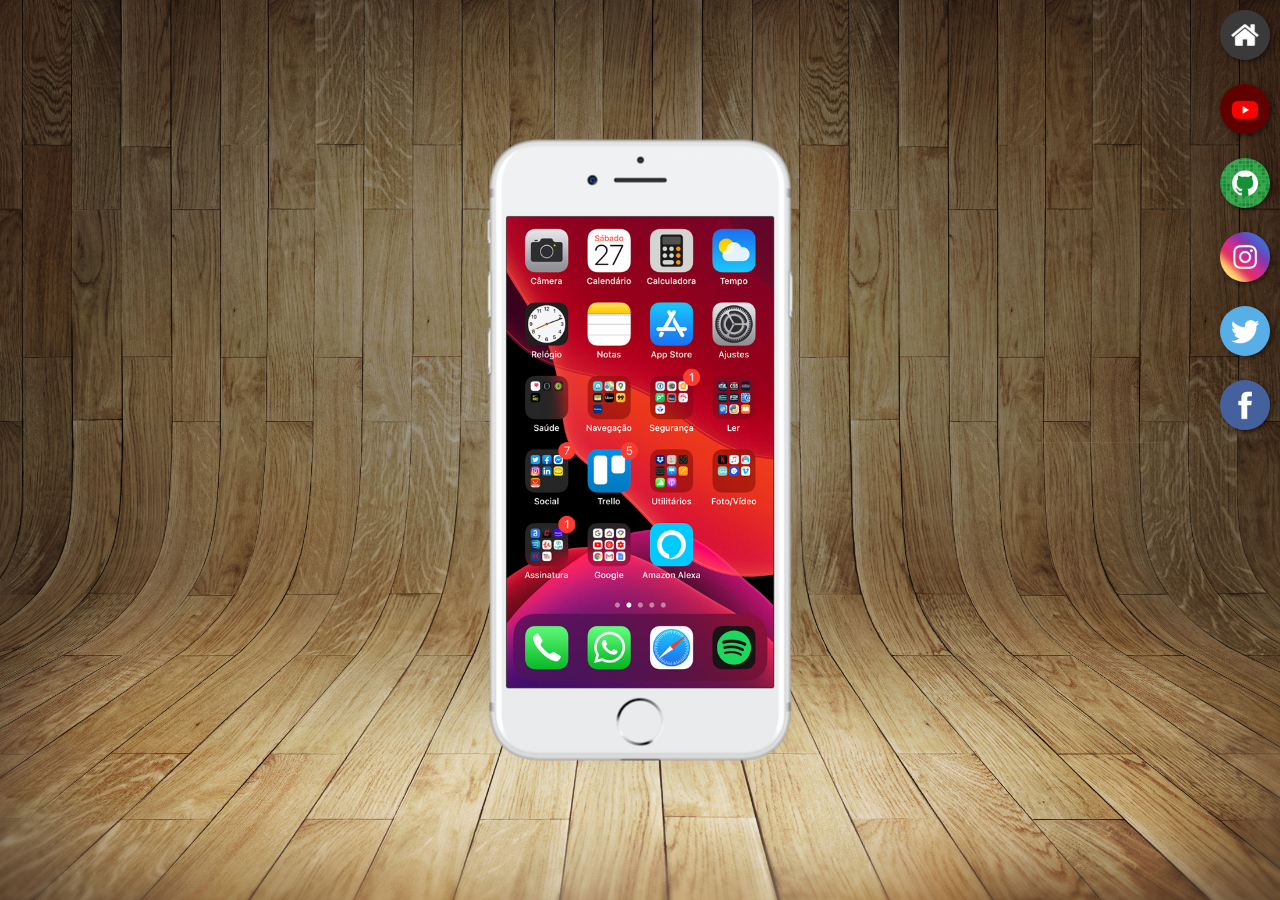
<file: index.html>
<!DOCTYPE html>
<html lang="pt-br">
<head>
    <meta charset="UTF-8">
    <meta name="viewport" content="width=device-width, initial-scale=1.0">
    <title>Projeto redes</title>
    <link rel="shortcut icon" href="midias/img/favicon.ico" type="image/x-icon">
    <link rel="stylesheet" href="css/estilo.css">
</head>
<body>
    <main>
        <section id="telefone">
            
            <iframe src="home.html" name="tela" id="tela" frameborder="0">
                Seu navegador não é compatível.
            </iframe>

        </section>

        <section id="redes-sociais">
            <a href="home.html" target="tela"><img src="midias/img/logo-home.jpg" alt="home"></a><br>
            <a href="youtube.html" target="tela"><img src="midias/img/logo-youtube.jpg" alt="youtube"></a><br>
            <a href="github.html" target="tela"><img src="midias/img/logo-github.jpg" alt="github"></a><br>
            <a href="instagram.html" target="tela"><img src="midias/img/logo-instagram.jpg" alt="instagram"></a><br>
            <a href="twitter.html" target="tela"><img src="midias/img/logo-twitter.jpg" alt="twitter"></a><br>
            <a href="facebook.html" target="tela"><img src="midias/img/logo-facebook.jpg" alt="facebook"></a><br>
            
        </section>

    </main>
    
</body>
</html>
</html>
</file>
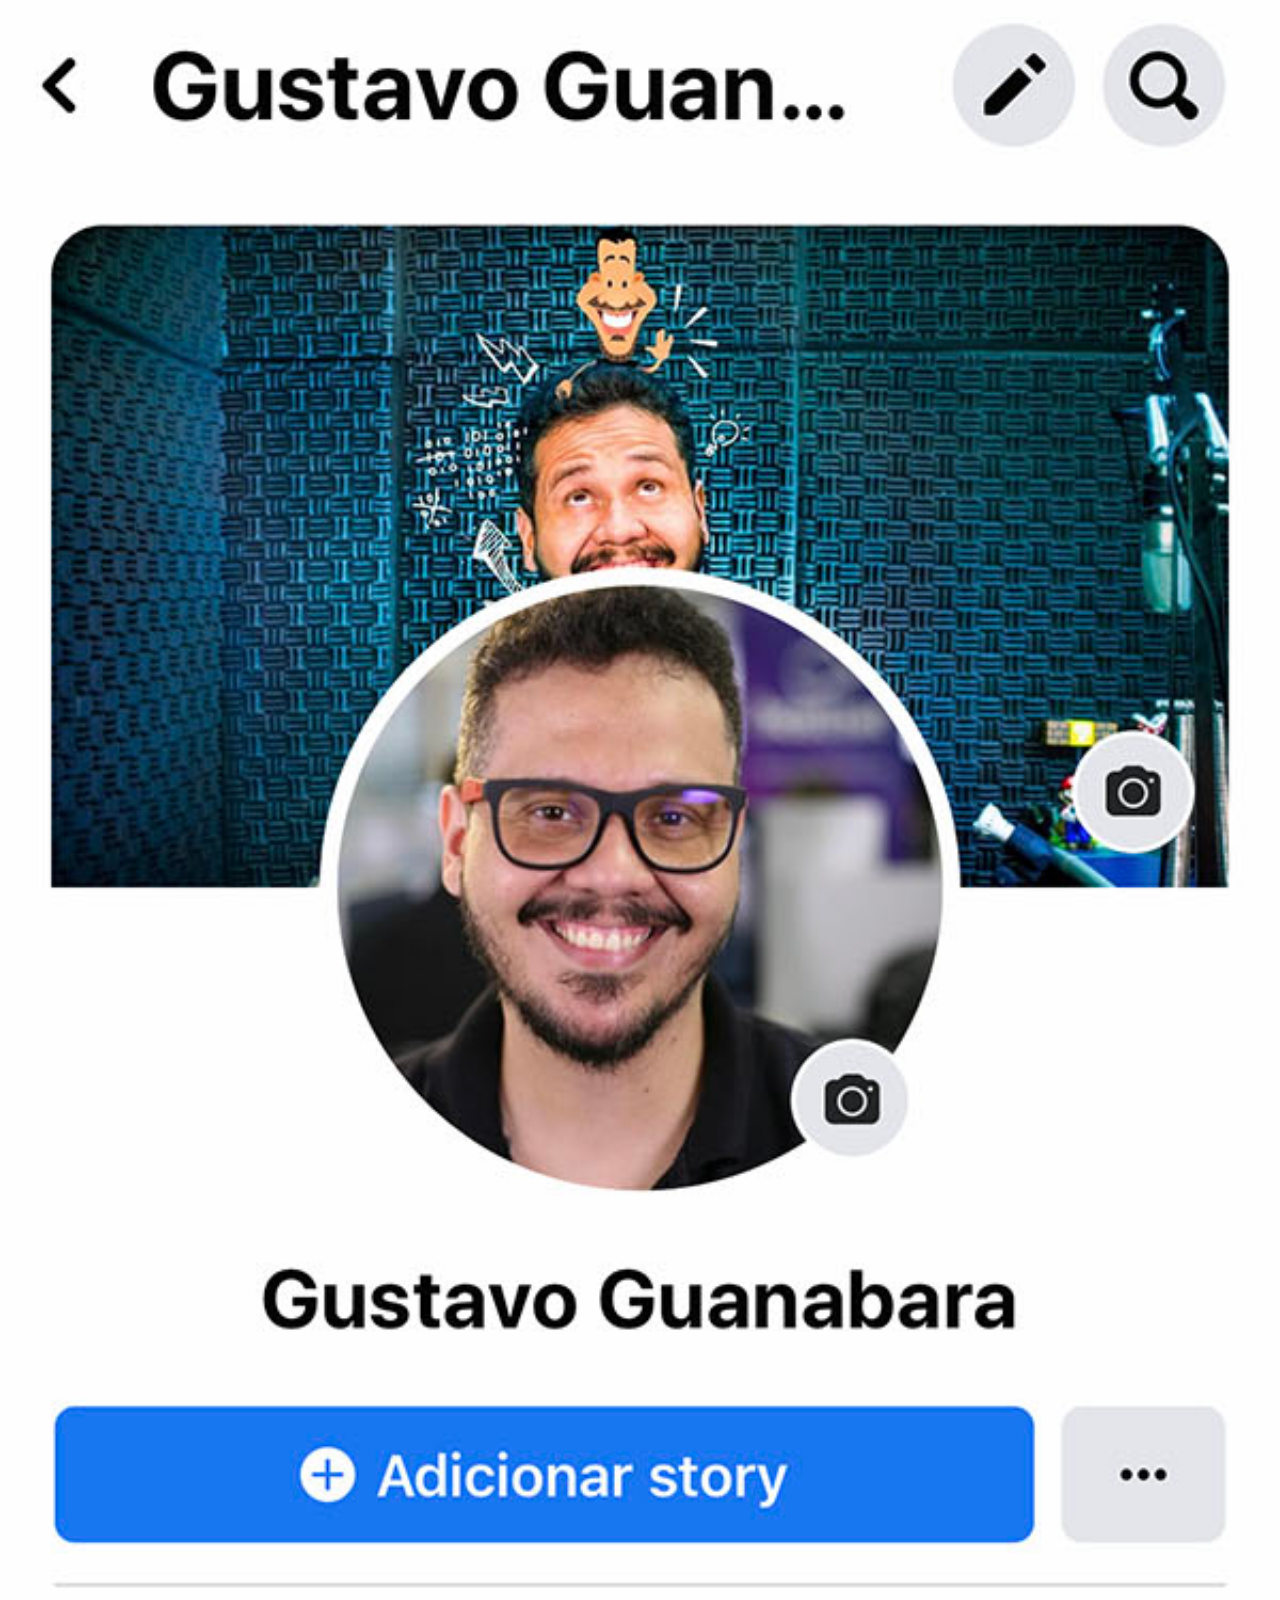
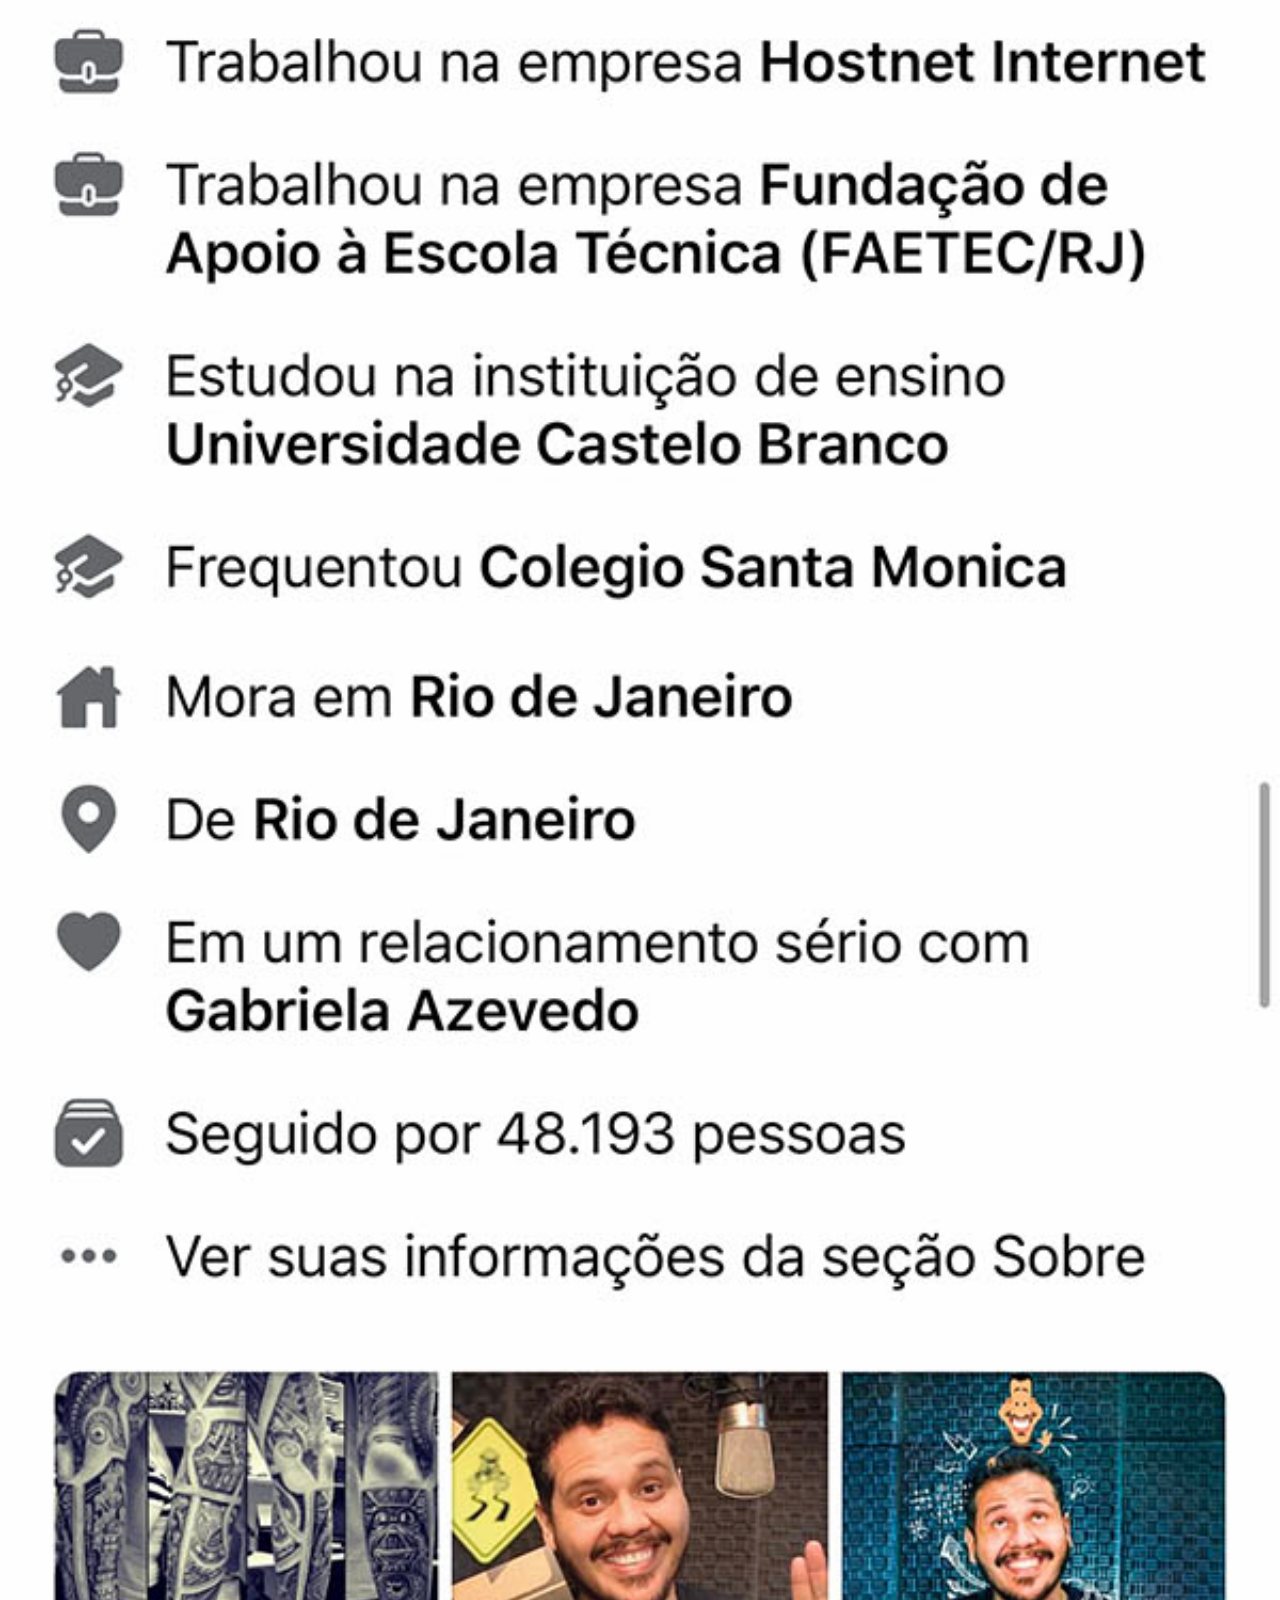
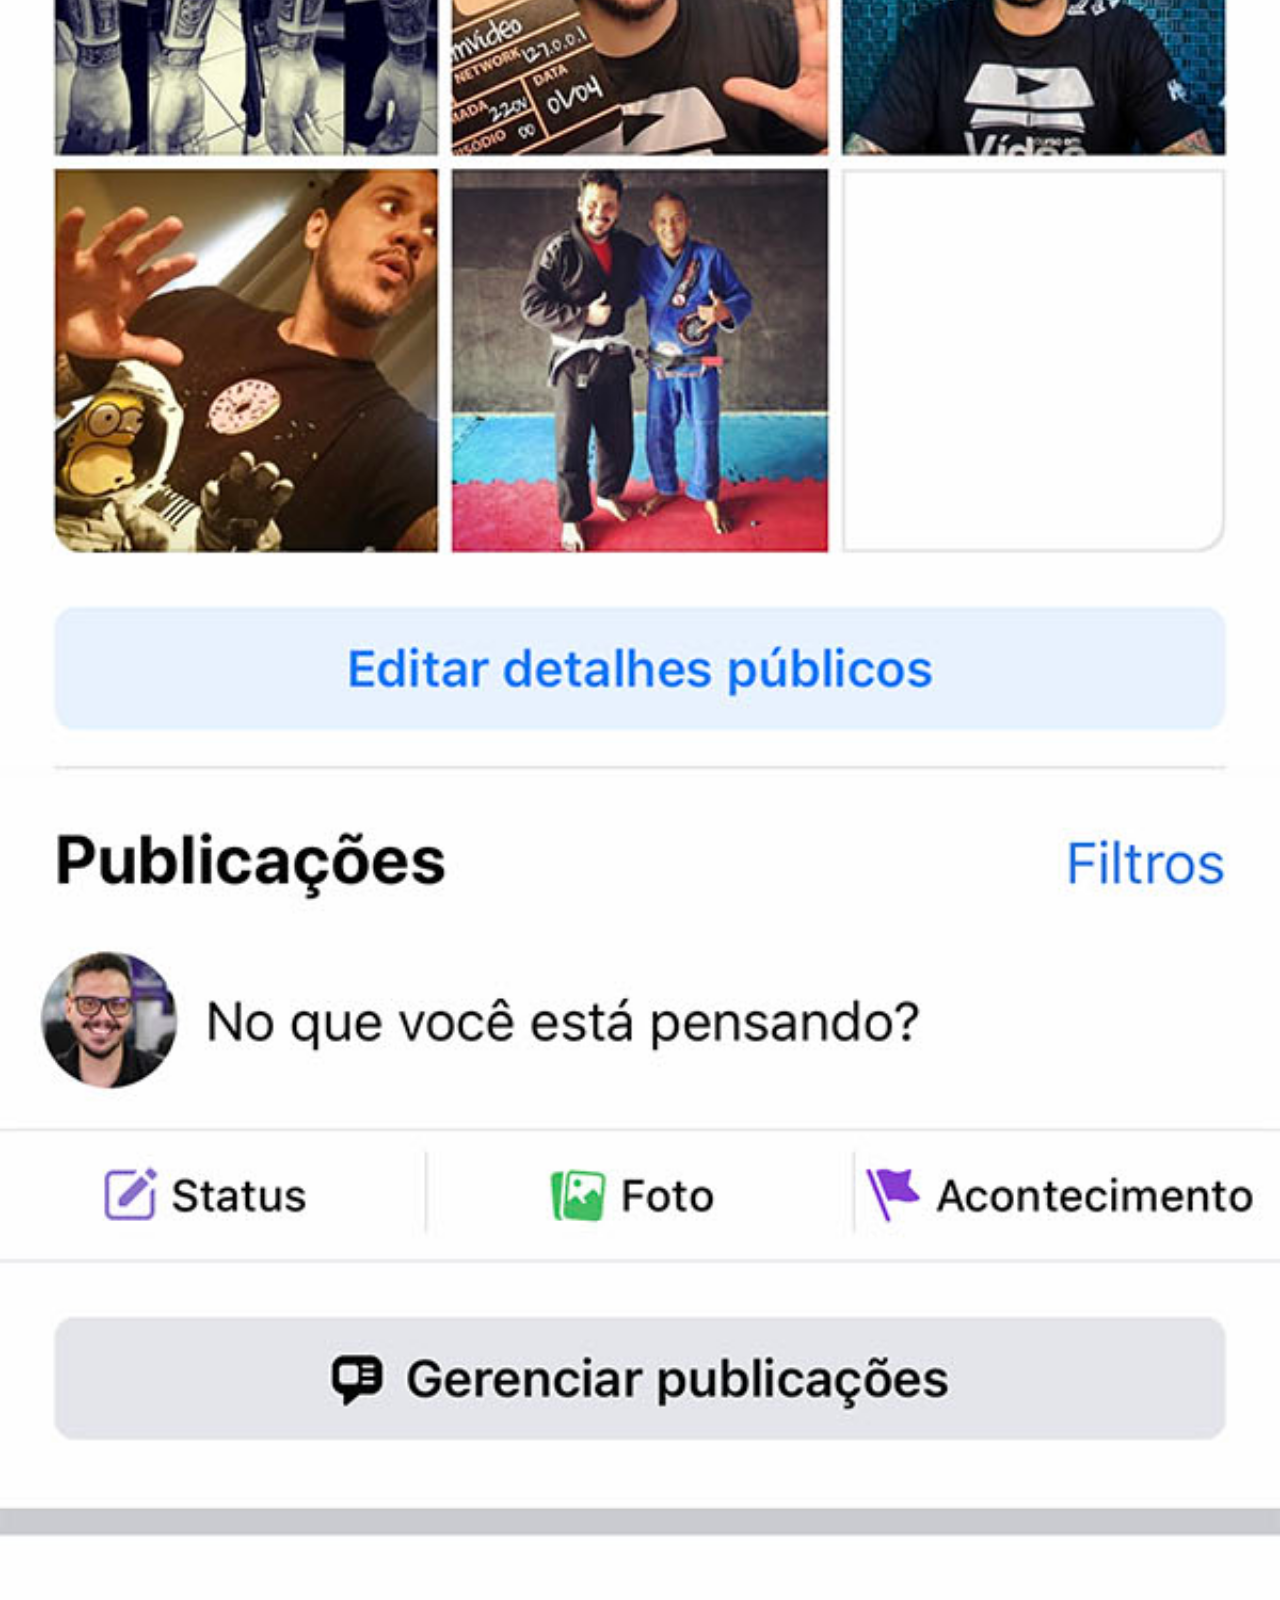
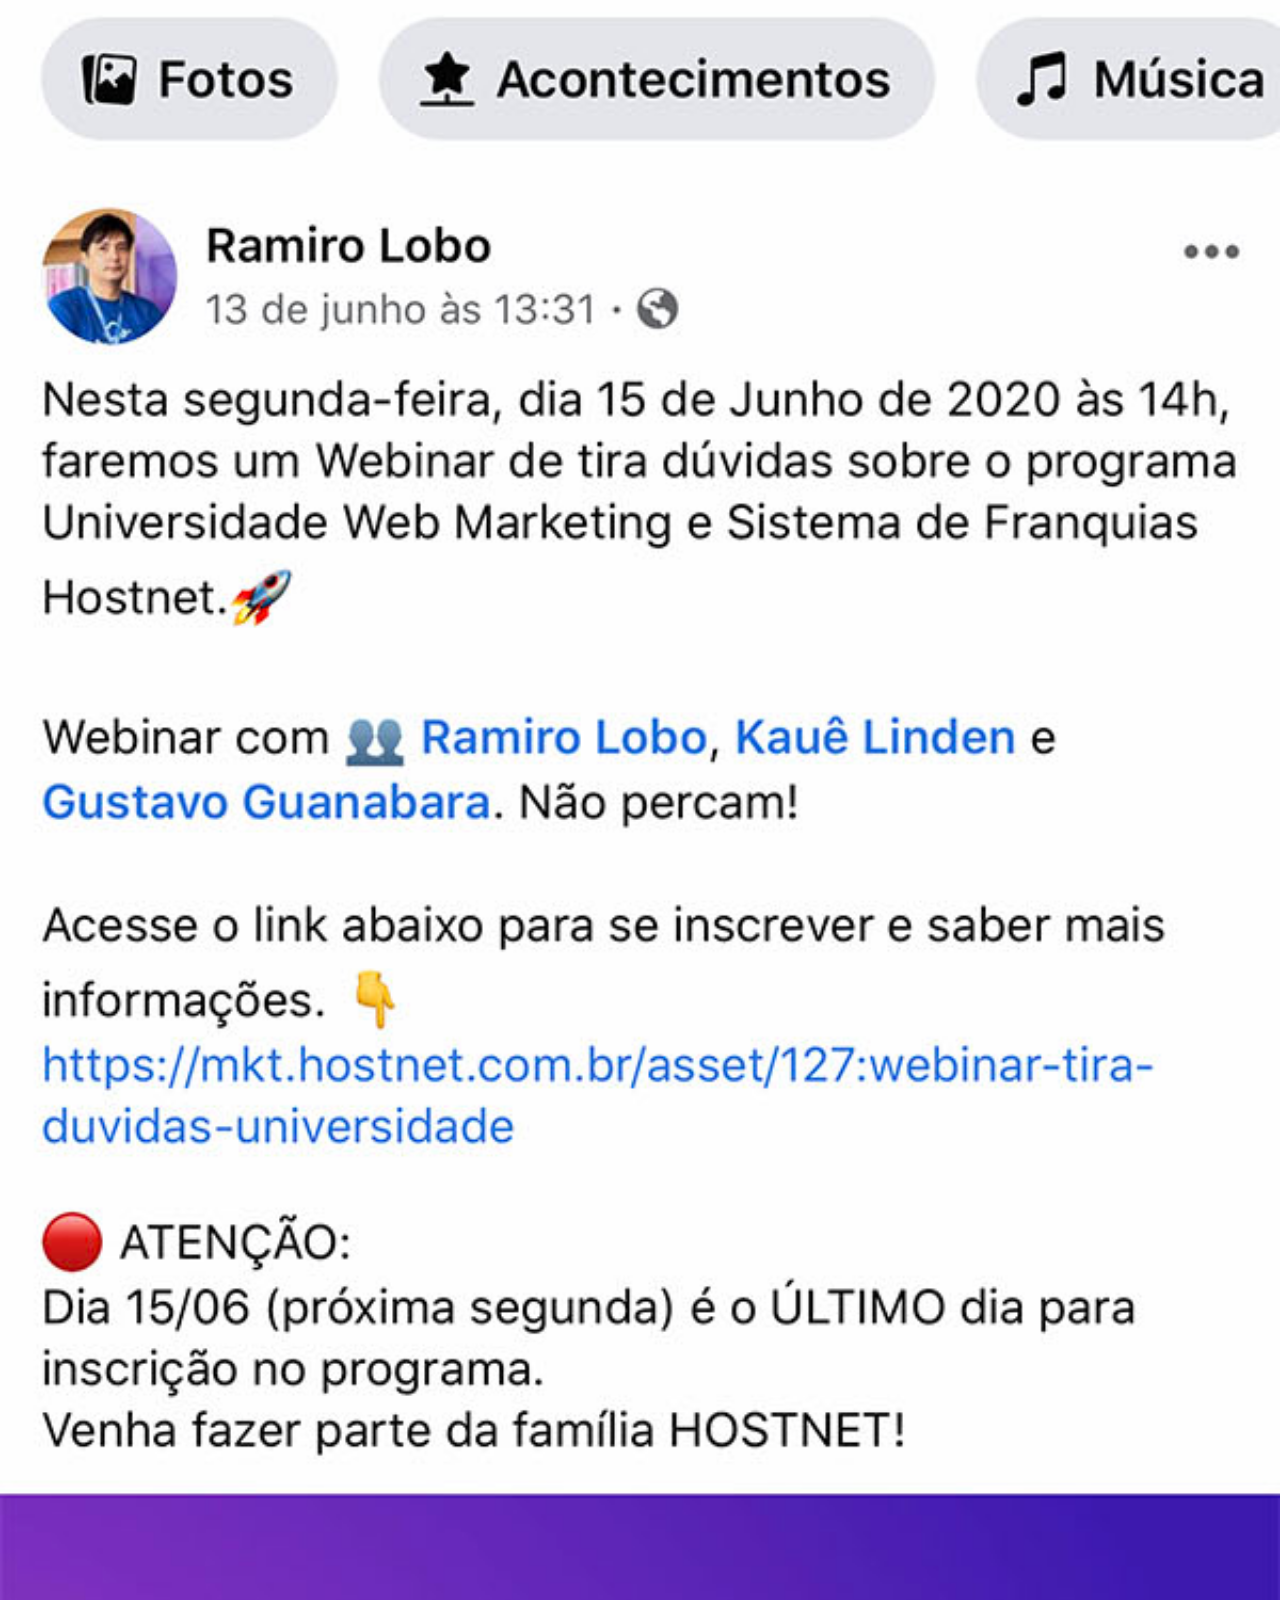
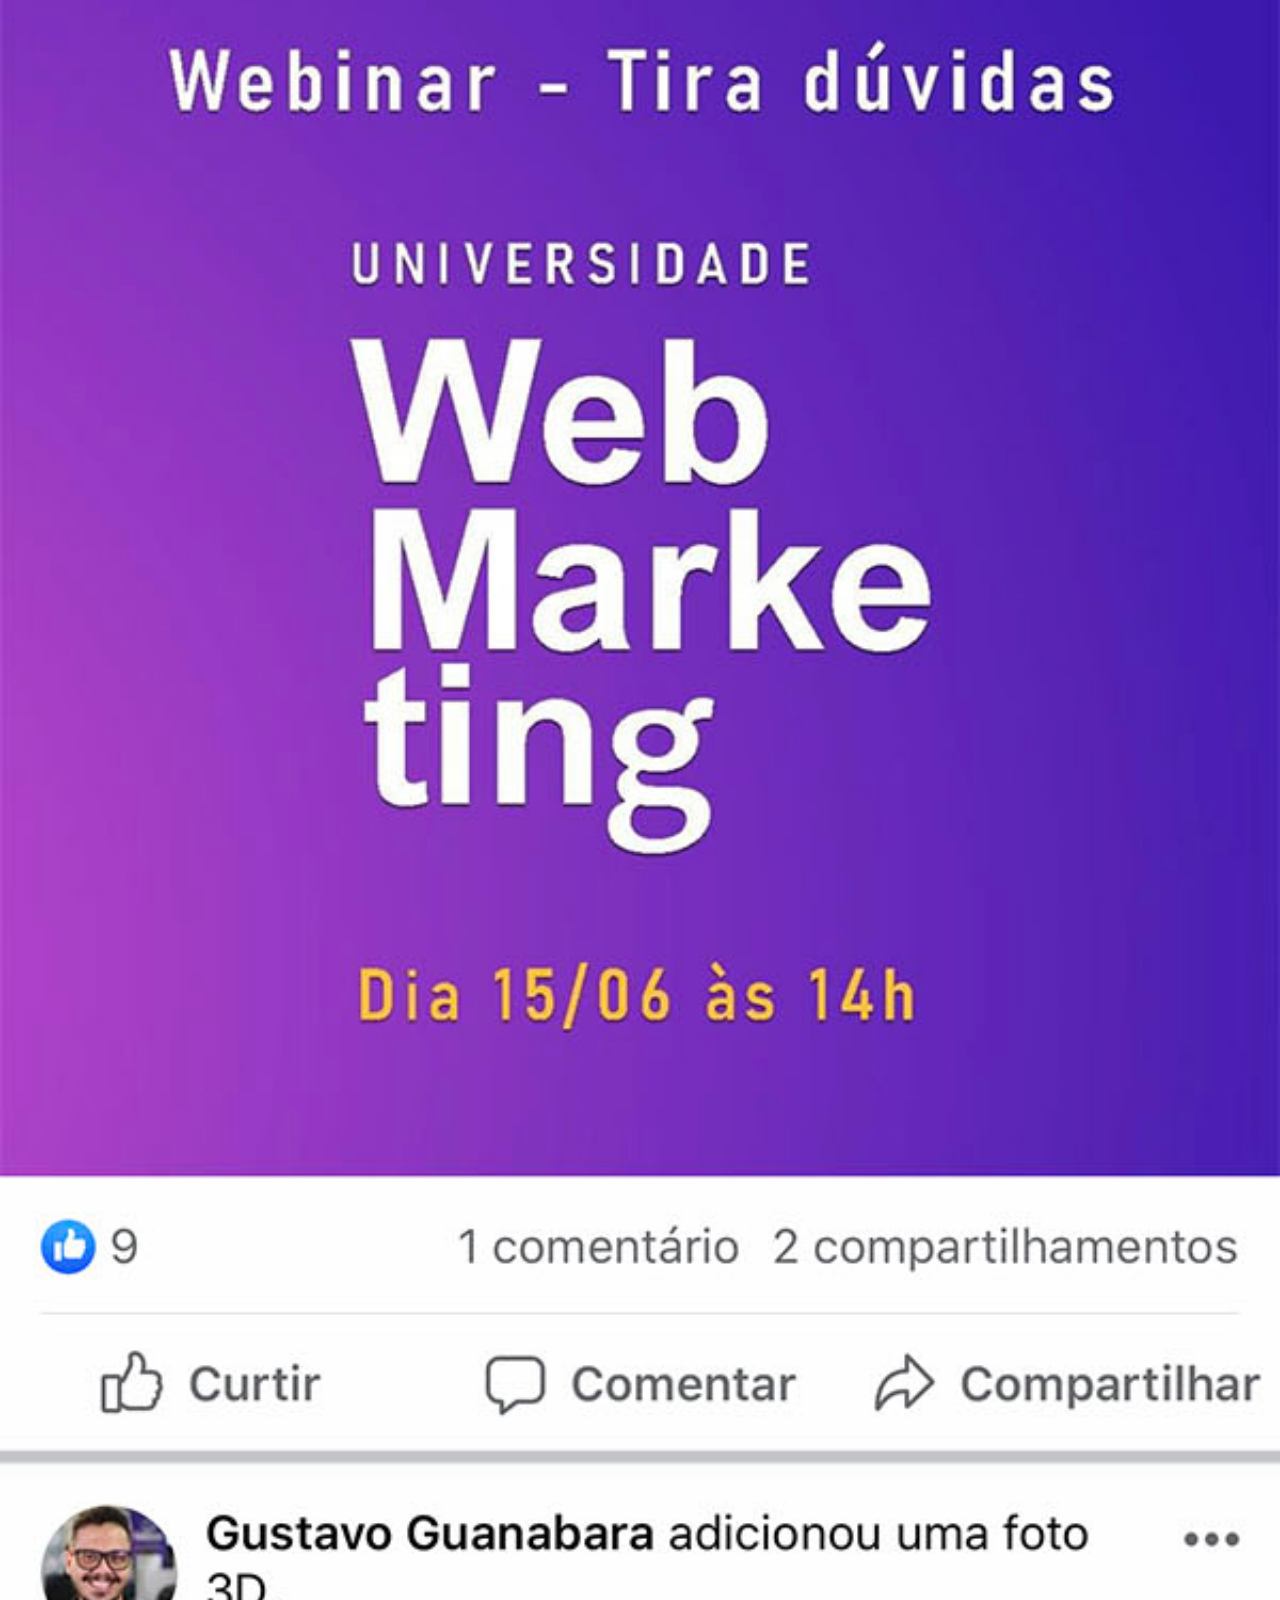
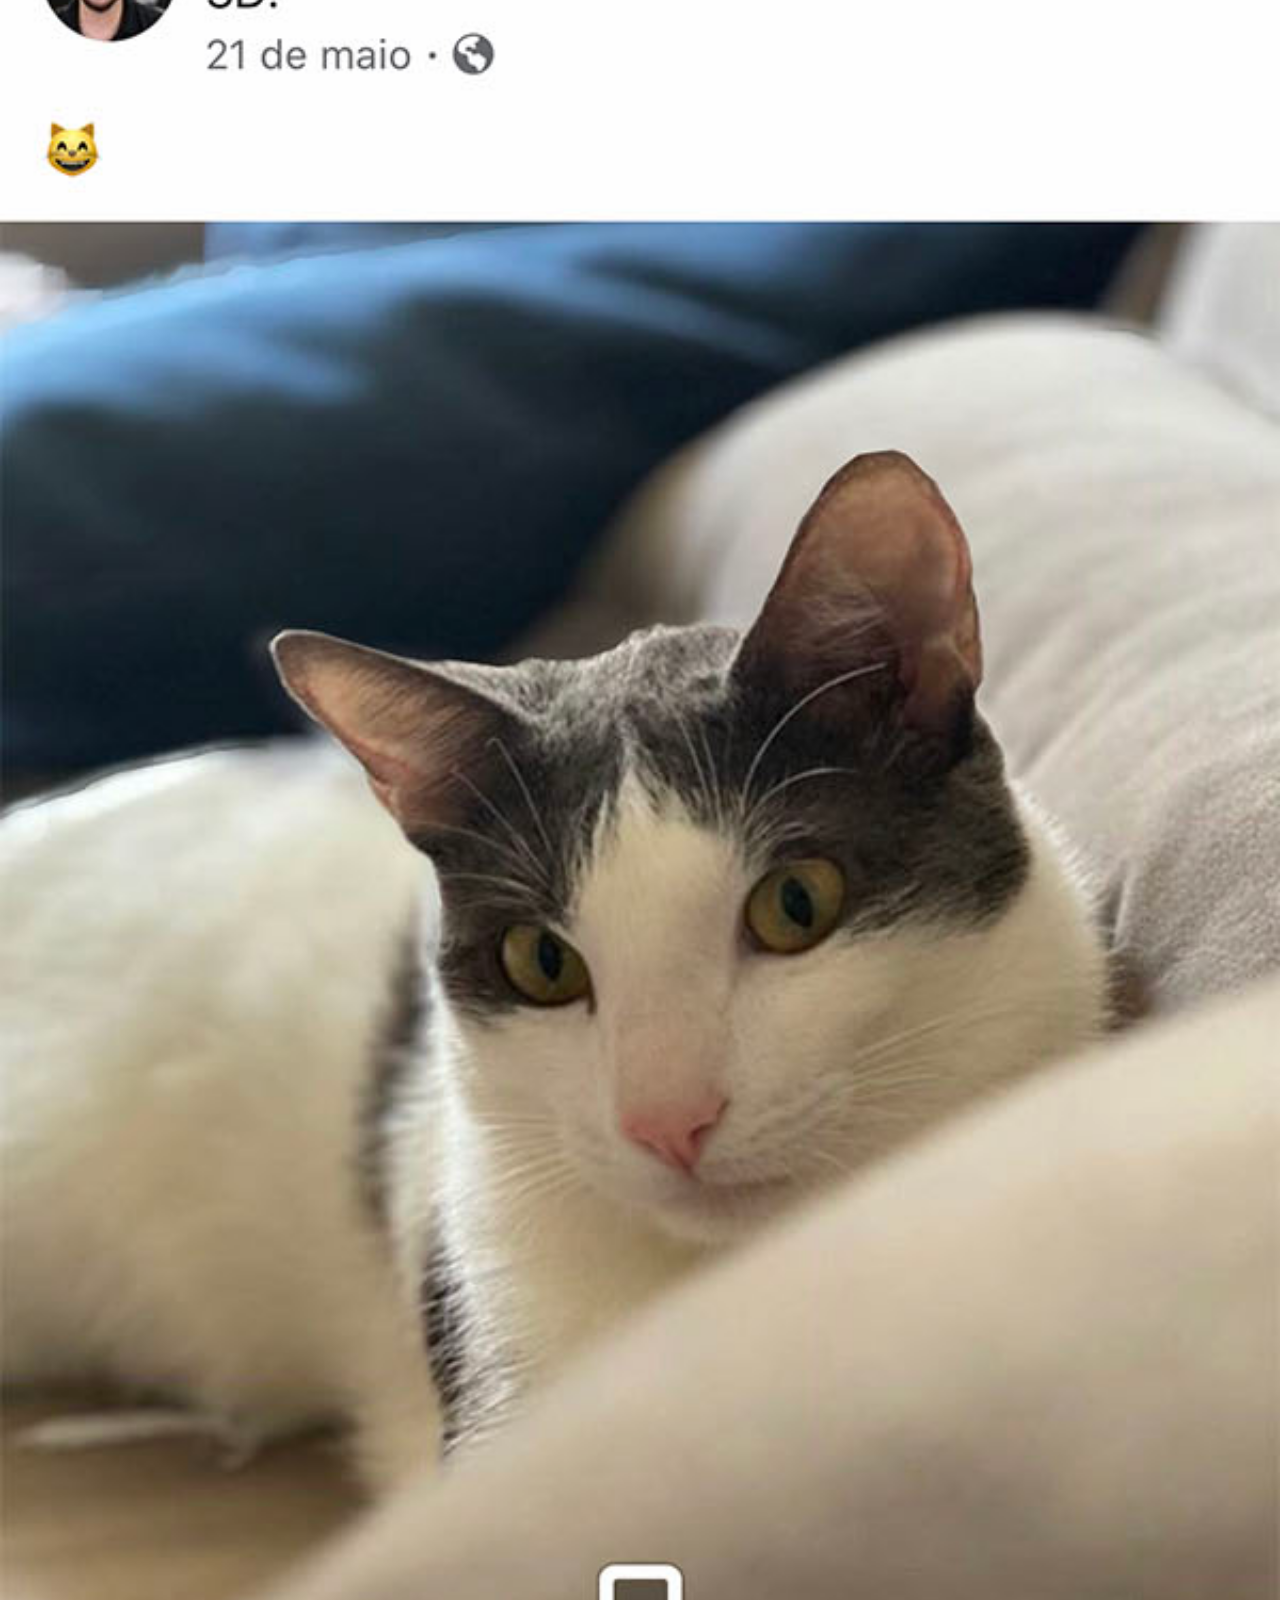
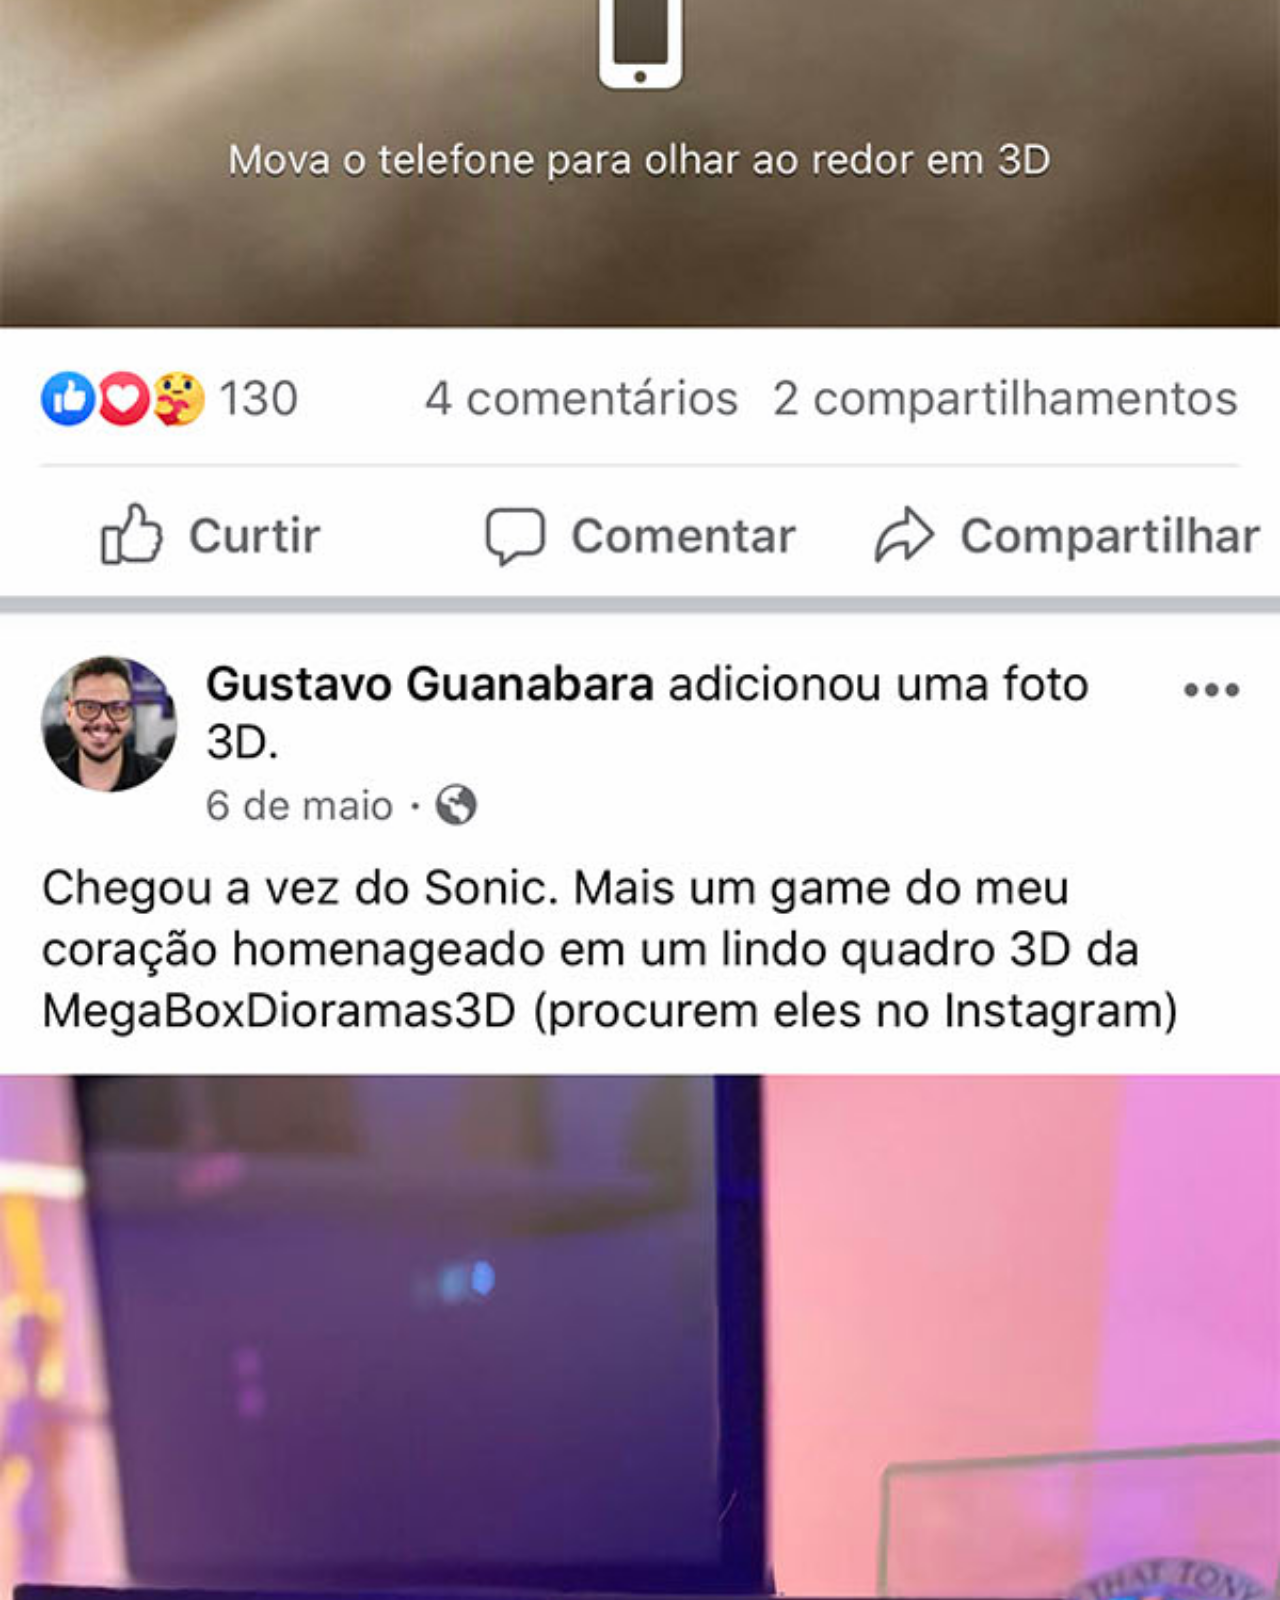
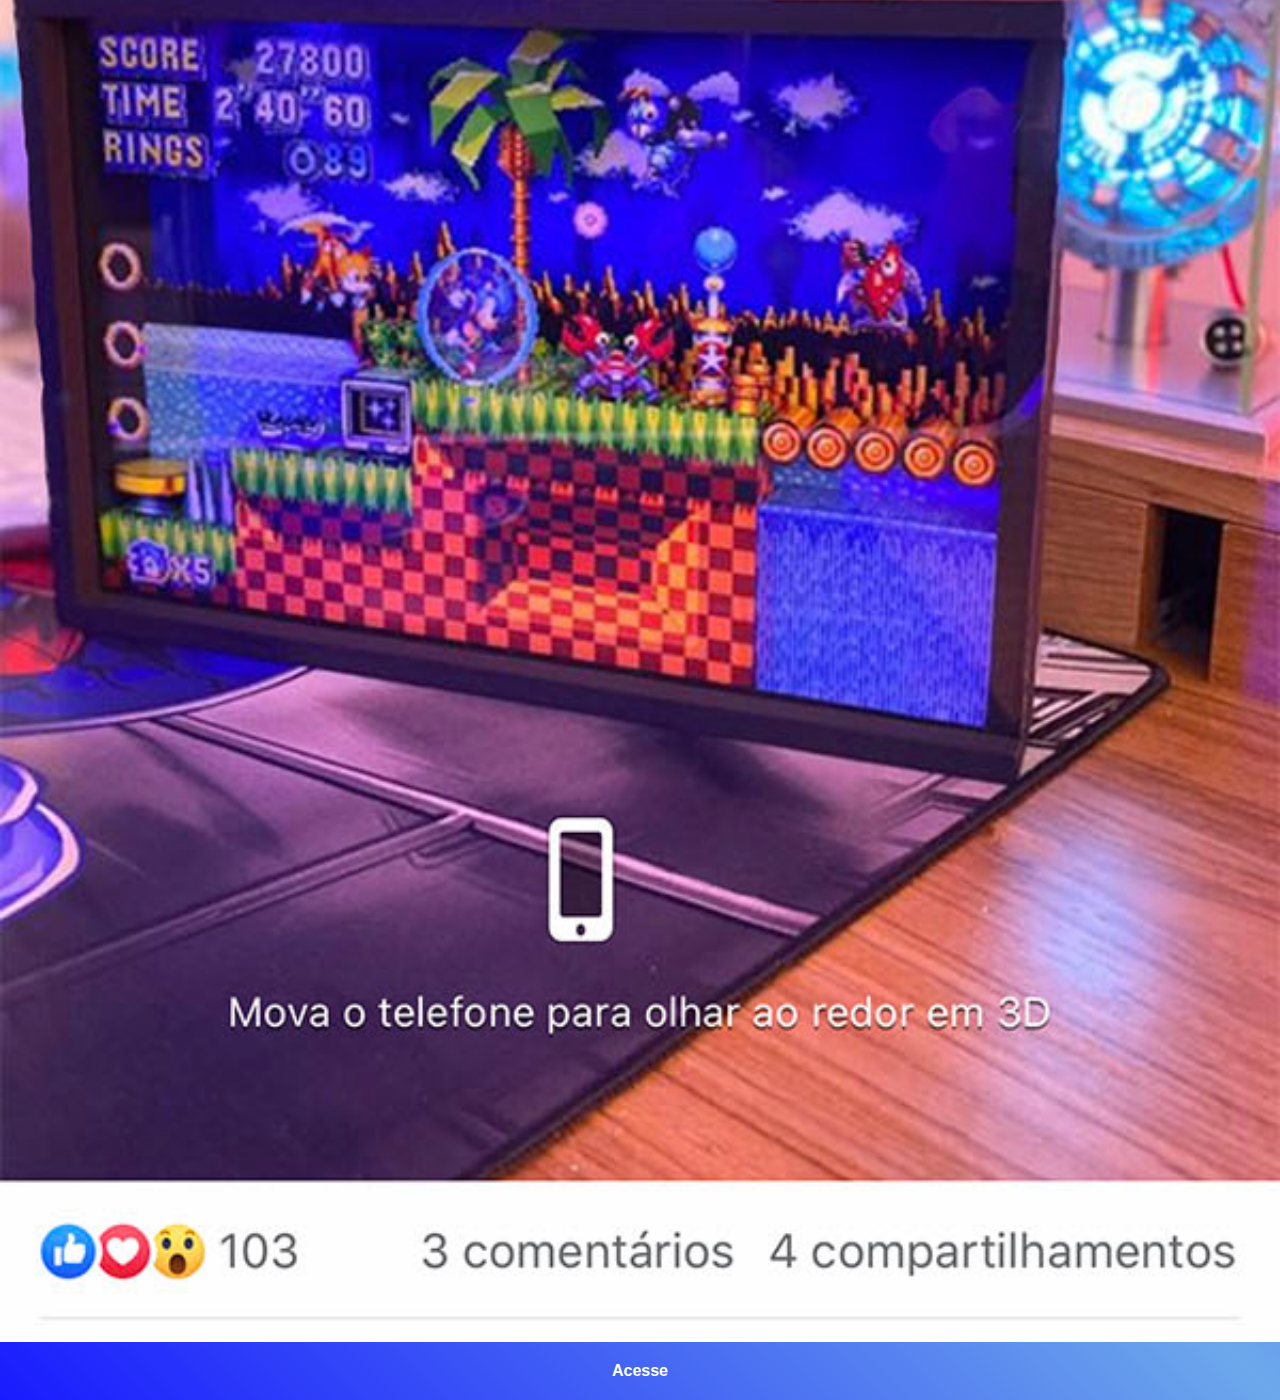
<file: facebook.html>
<!DOCTYPE html>
<html lang="pt-br">
<head>
    <meta charset="UTF-8">
    <meta name="viewport" content="width=device-width, initial-scale=1.0">
    <title>Facebook</title>
    <link rel="stylesheet" href="css/social.css">
</head>
<body>
    <img src="midias/img/tela-facebook.jpg" alt="facebook">
    <a href="https://www.facebook.com/CursosEmVideo/?locale=pt_BR" target="_blank">Acesse</a>
</body>
</html>
</file>
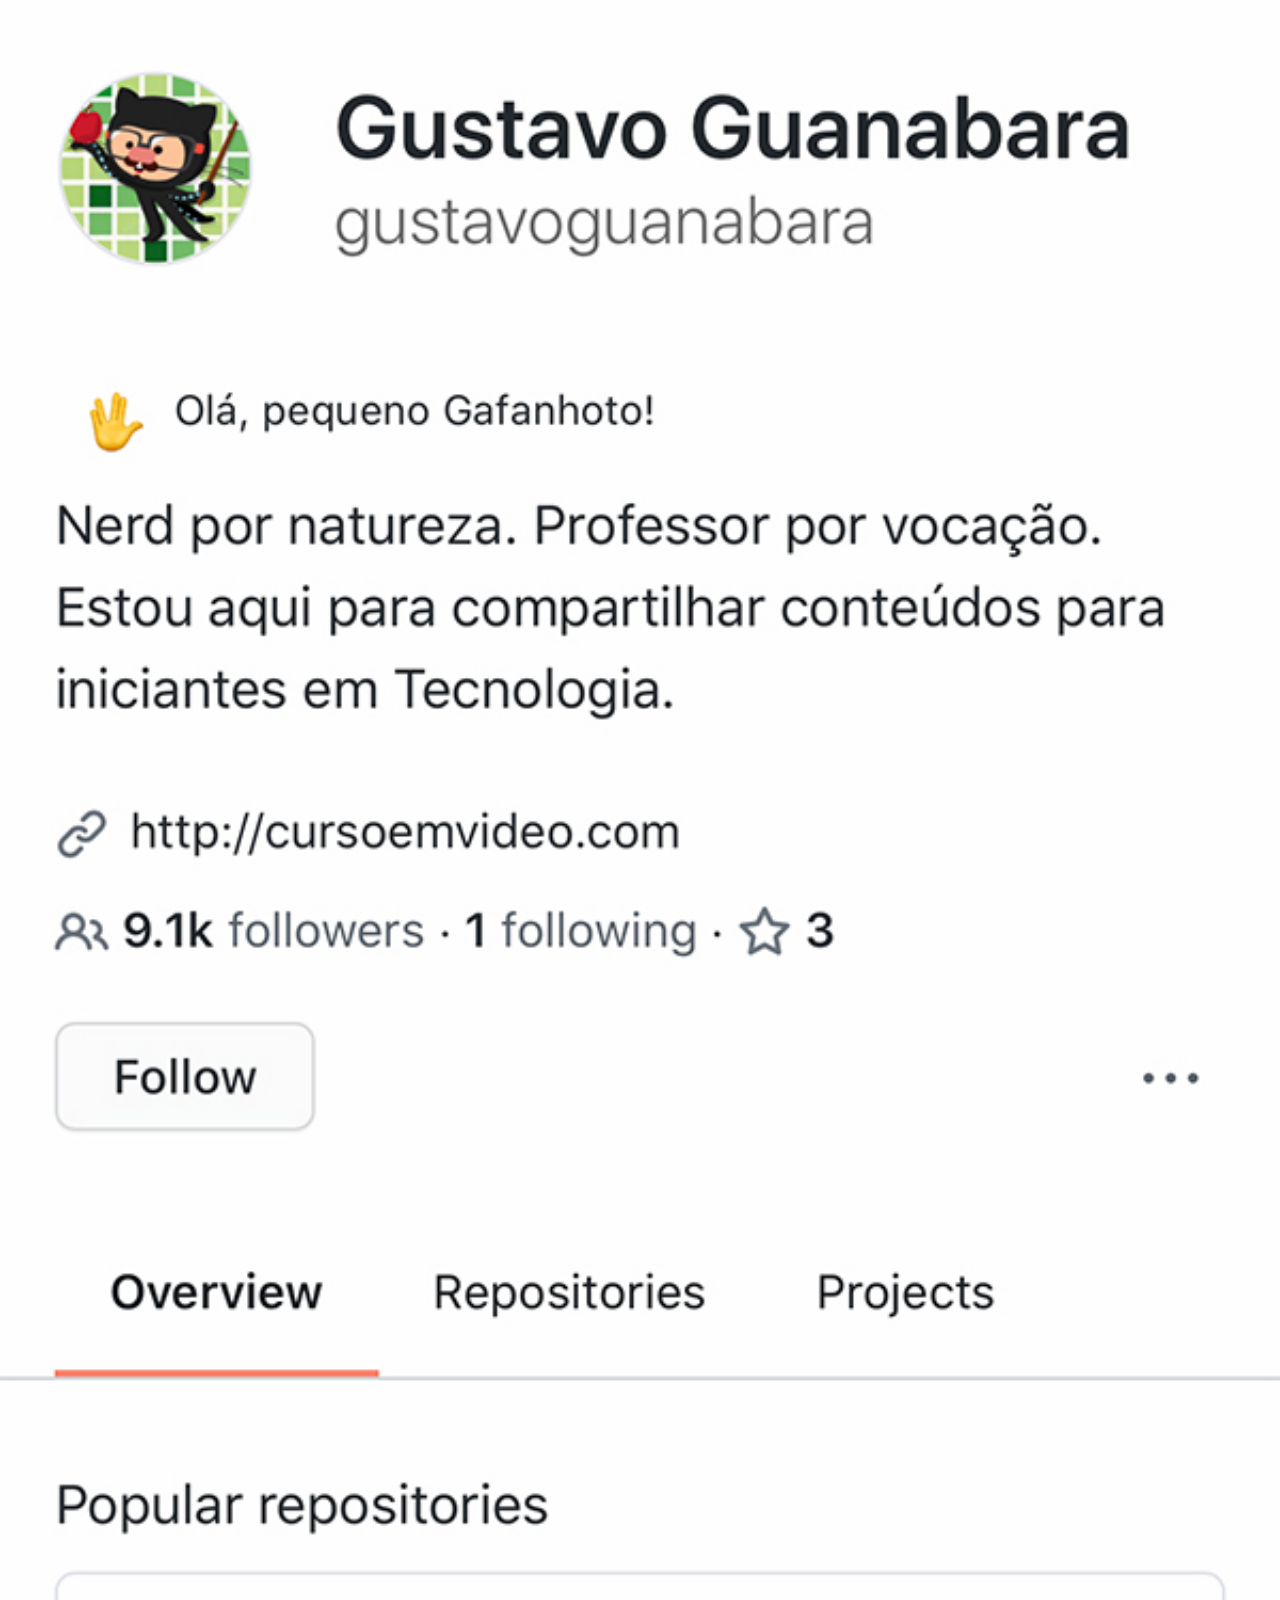
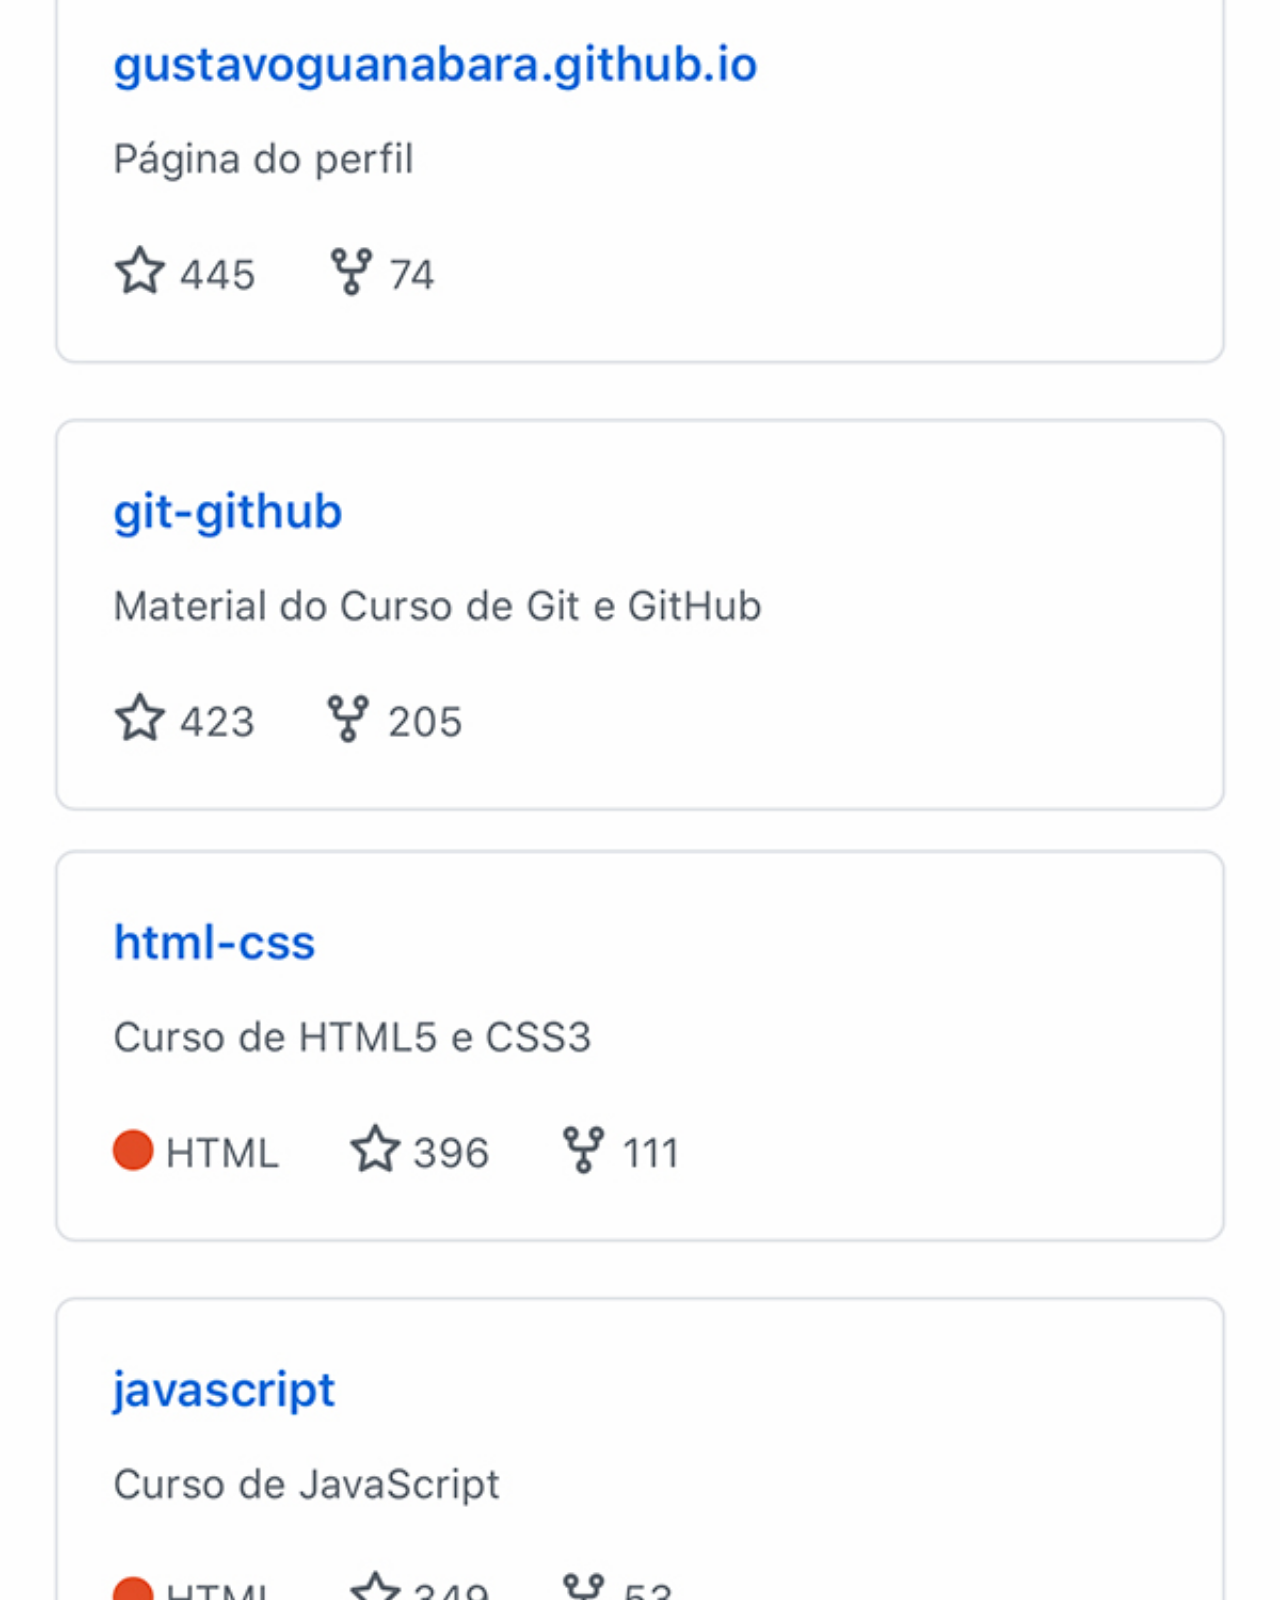
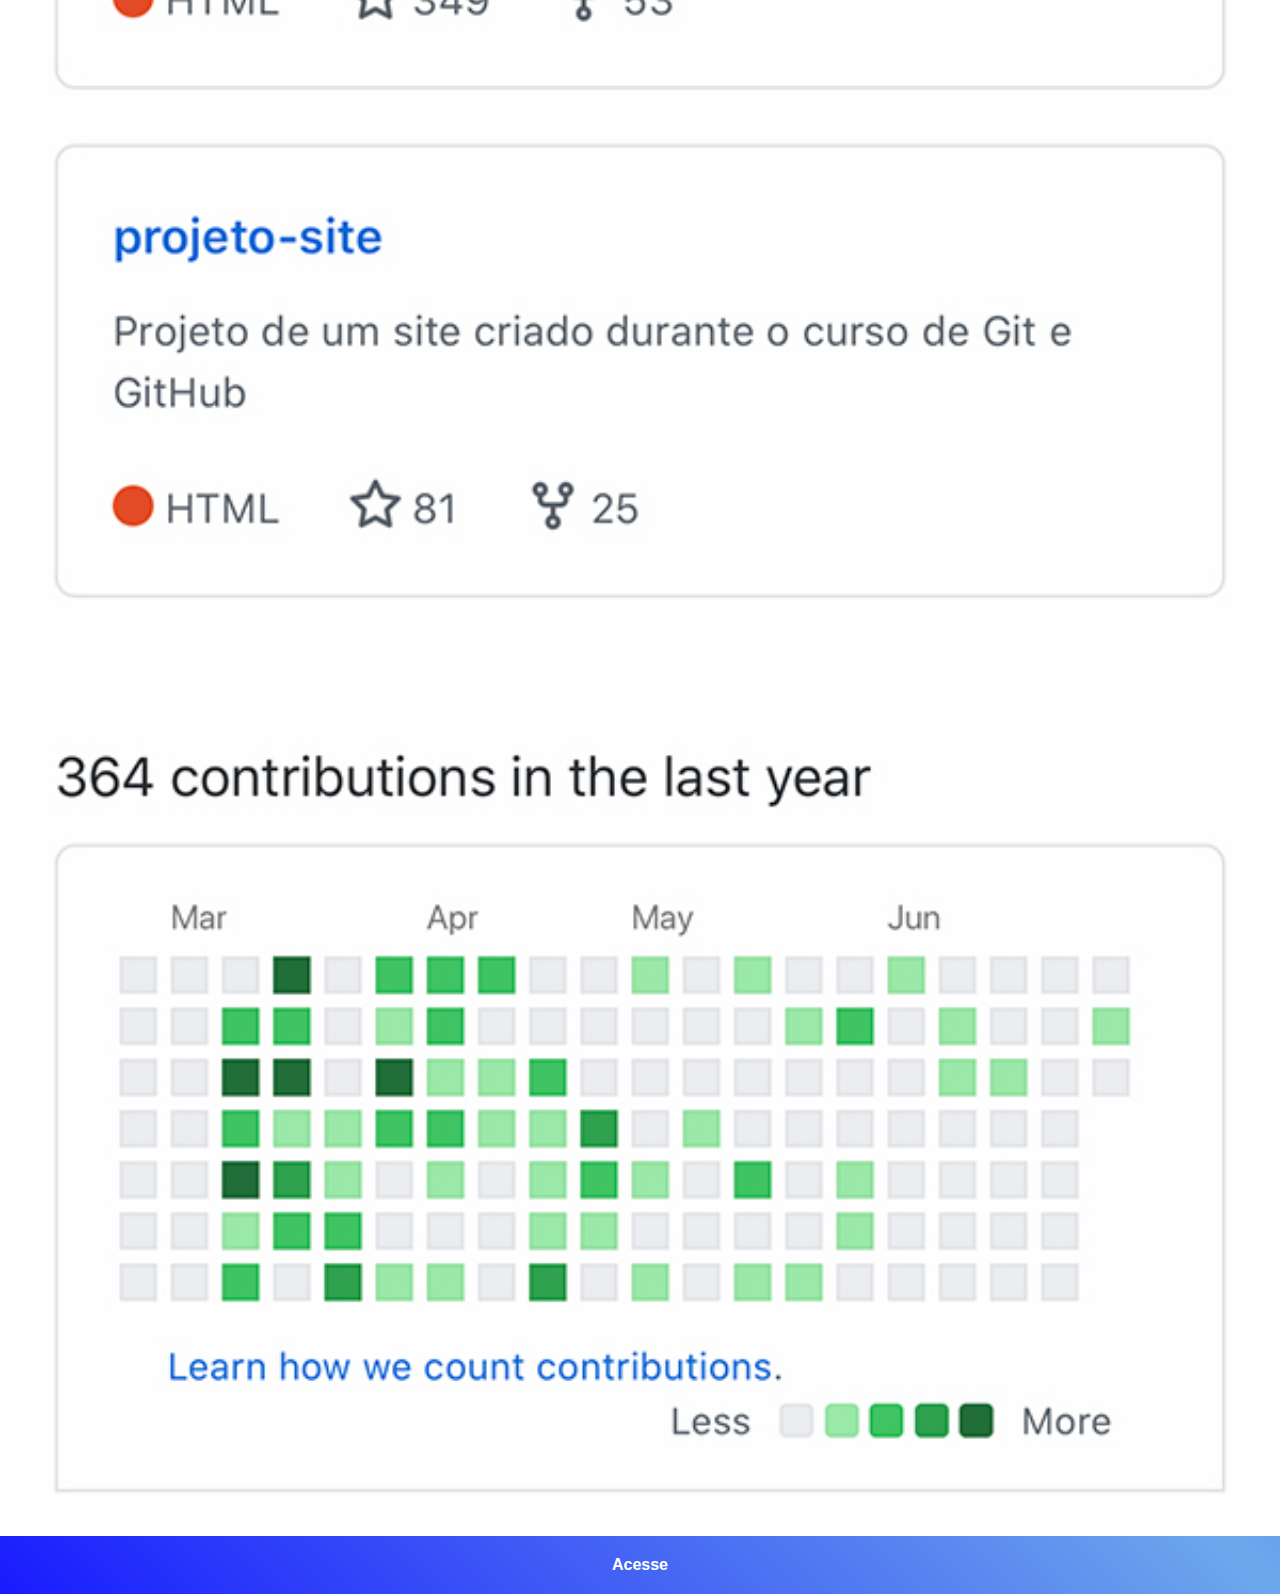
<file: github.html>
<!DOCTYPE html>
<html lang="pt-br">
<head>
    <meta charset="UTF-8">
    <meta name="viewport" content="width=device-width, initial-scale=1.0">
    <title>GitHub</title>
    <link rel="stylesheet" href="css/social.css">
</head>
<body>
    <img src="midias/img/tela-github.jpg" alt="github">
    <a href="https://github.com/gustavoguanabara" target="_blank">Acesse</a>
</body>
</html>
</file>
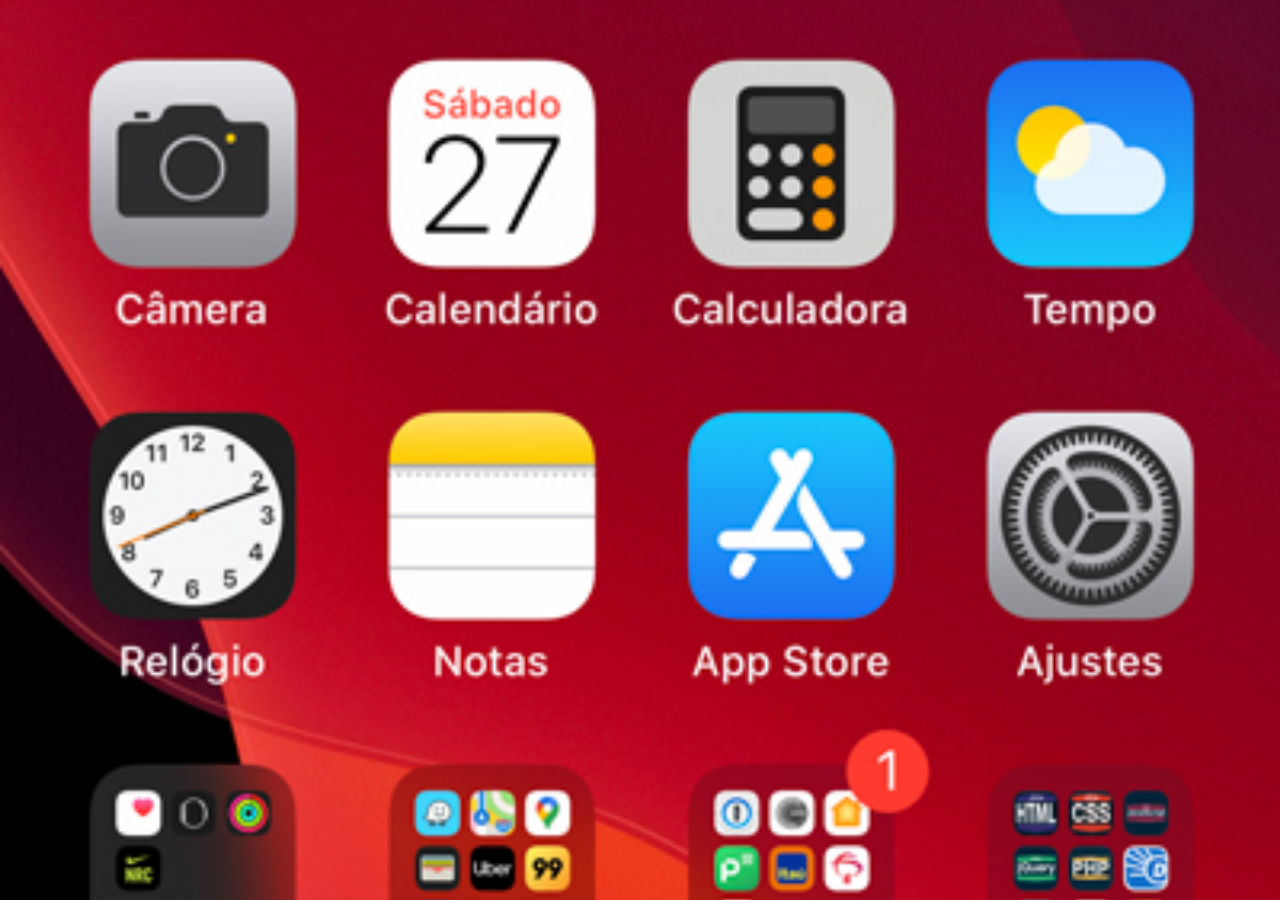
<file: home.html>
<!DOCTYPE html>
<html lang="pt-br">
<head>
    <meta charset="UTF-8">
    <meta name="viewport" content="width=device-width, initial-scale=1.0">
    <title>Document</title>
</head>
<style>
    *{
        margin: 0;
        padding: 0;
    }

    body{
        width: 100vw;
        height: 100vh;
        background: black url(midias/img/tela-home.jpg) no-repeat top center;
        background-size: cover;
    }
</style>
<body>
    
</body>
</html>
</file>
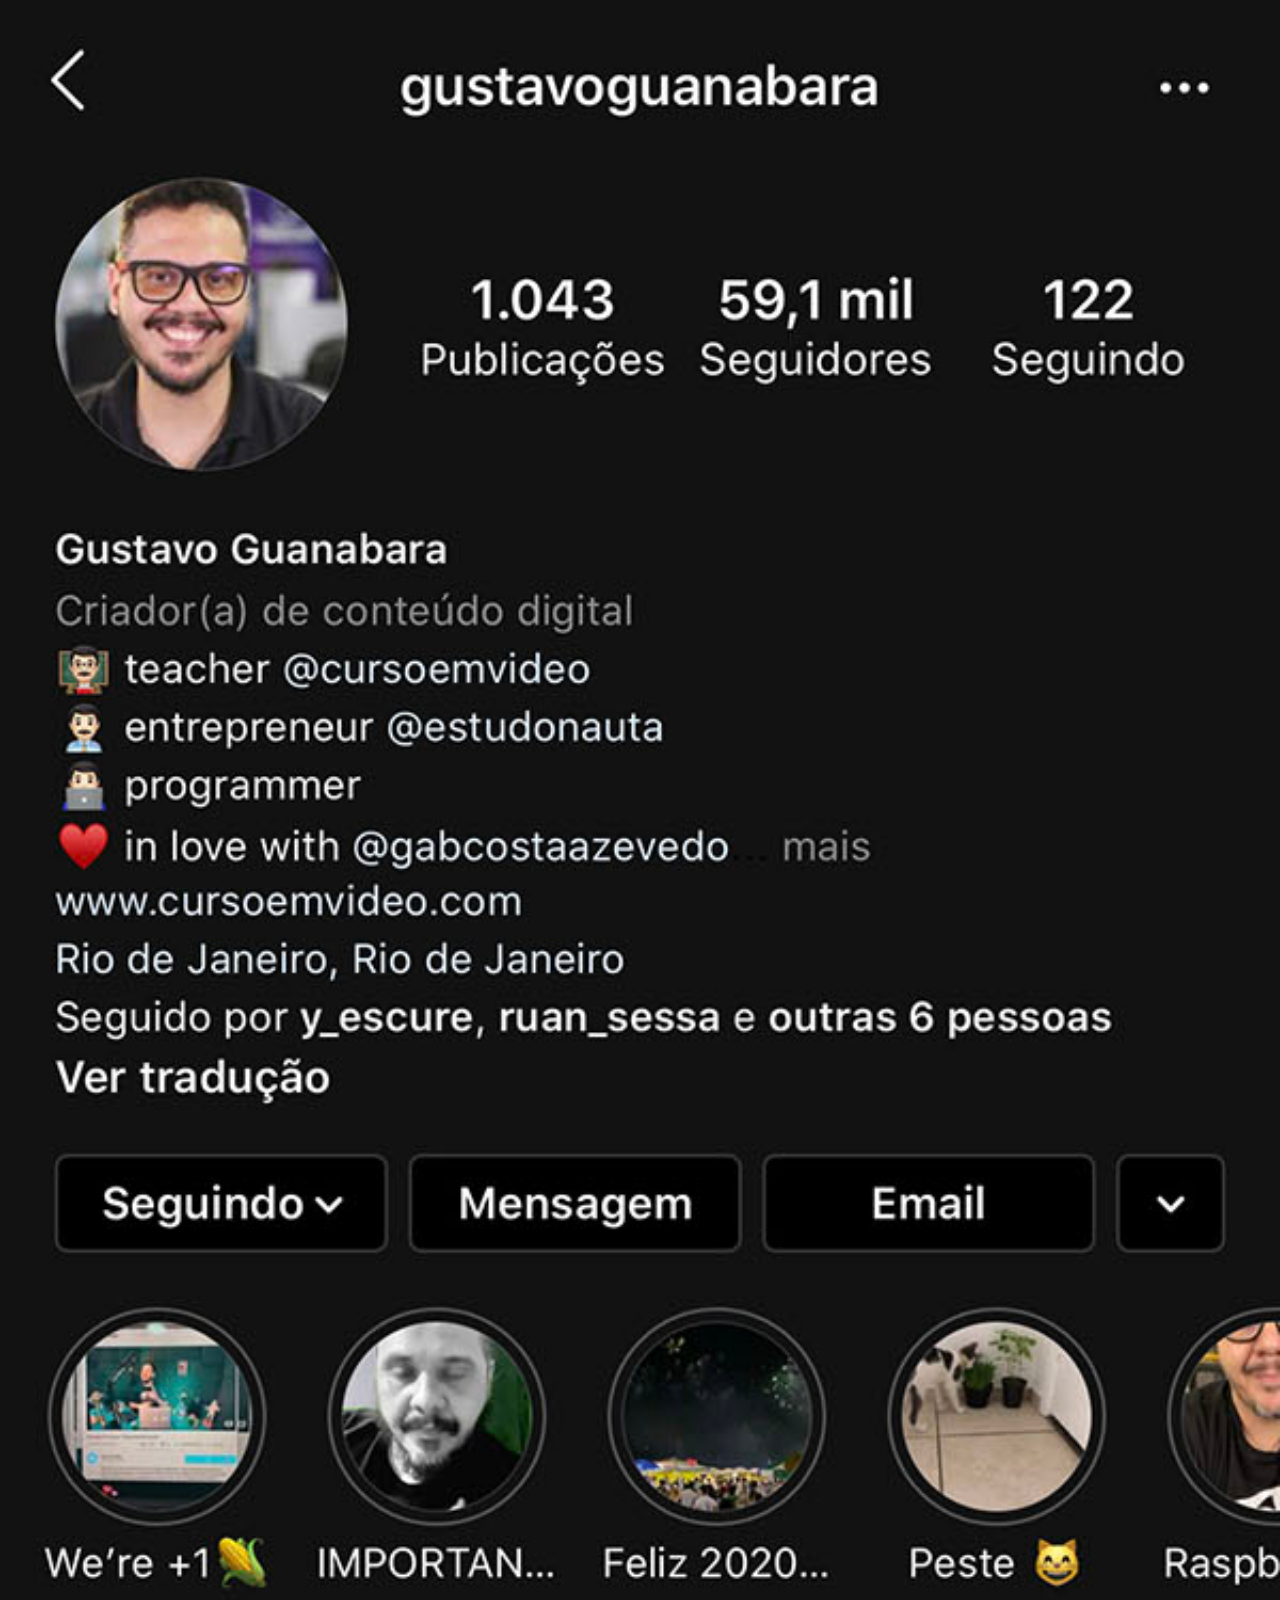
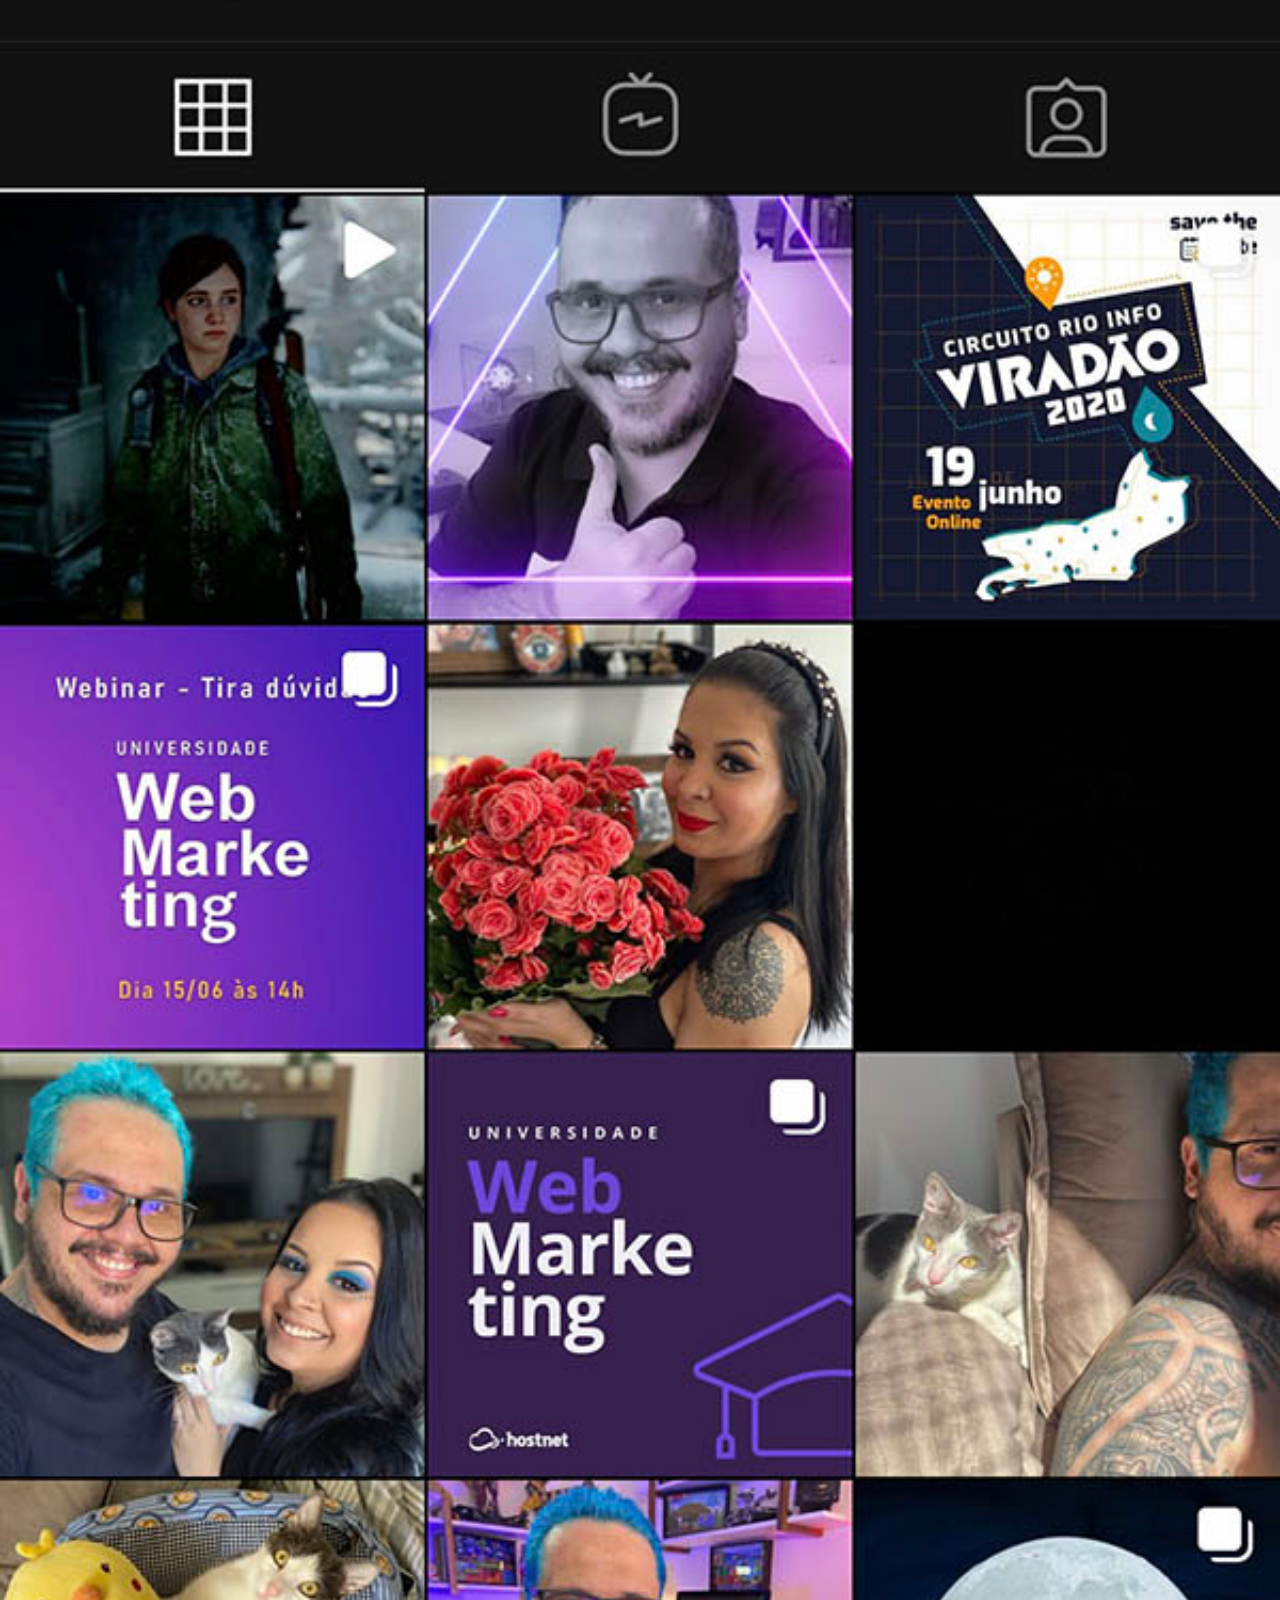
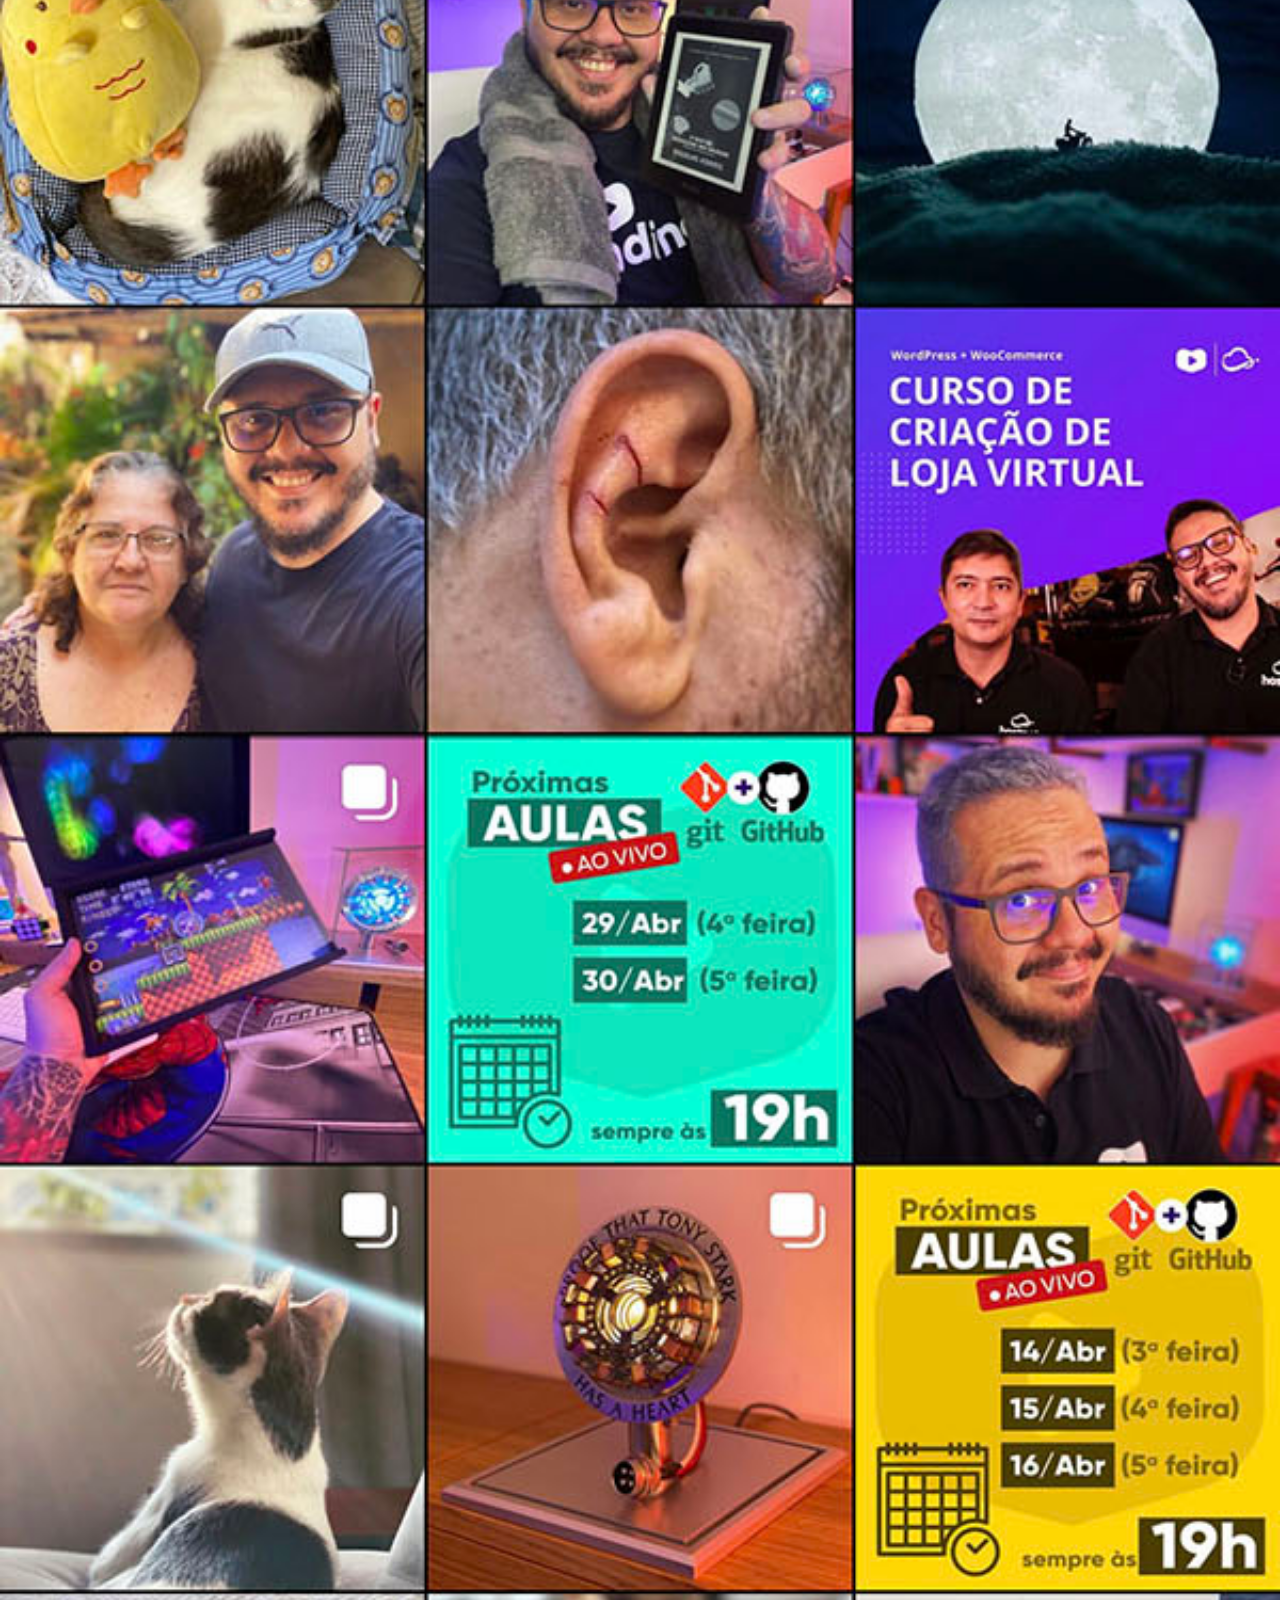
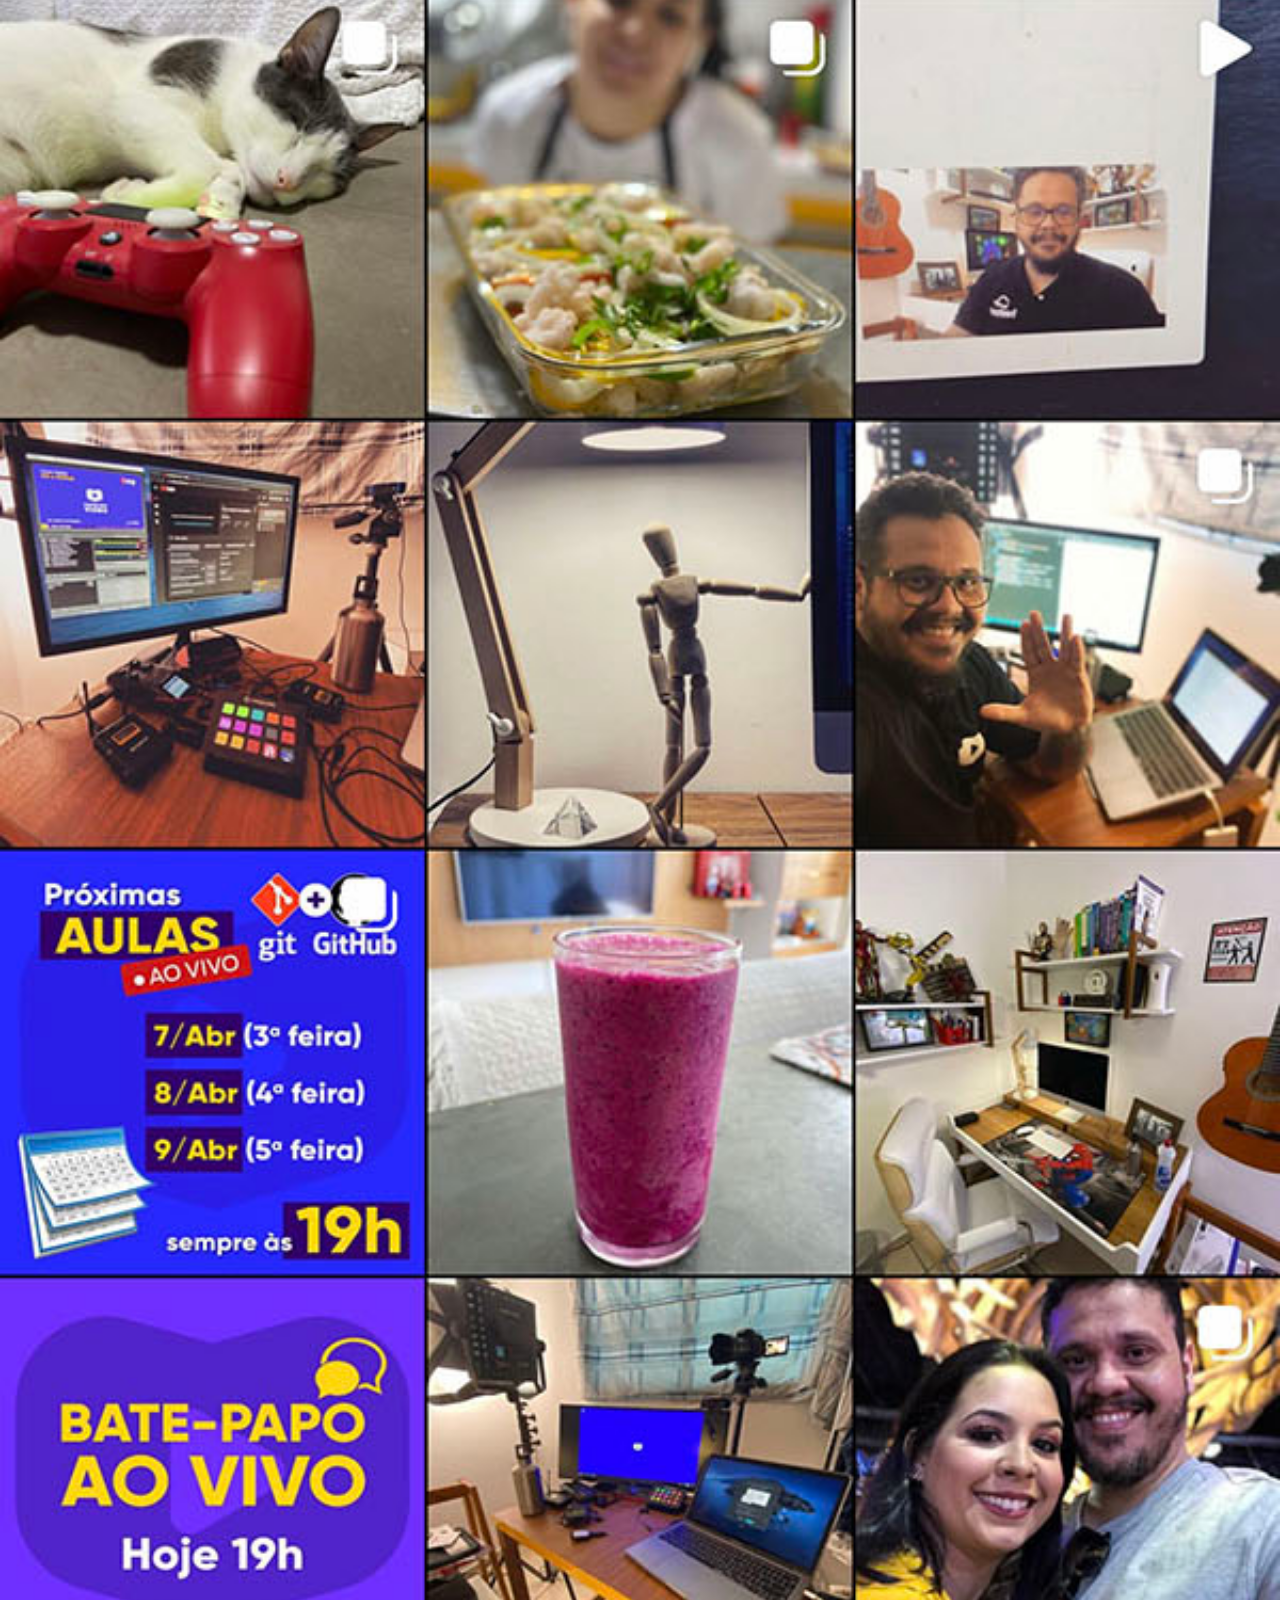
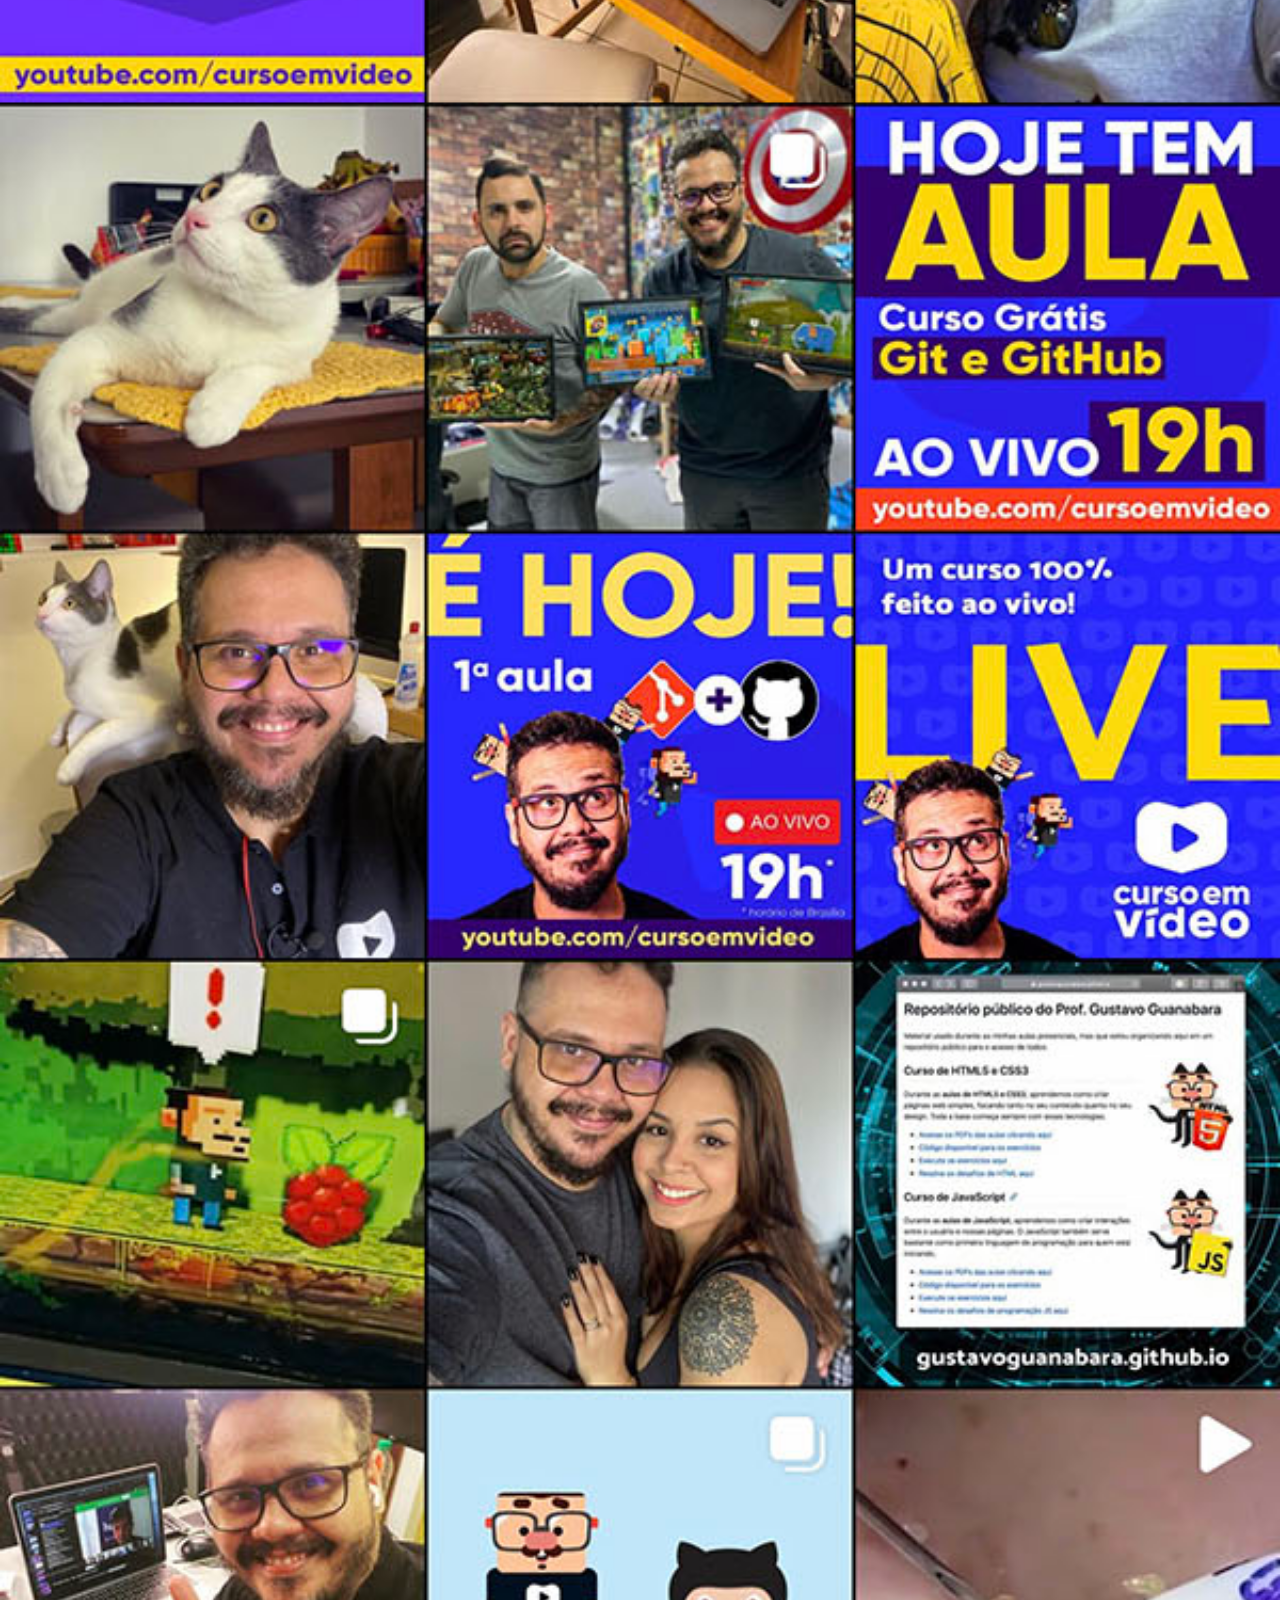
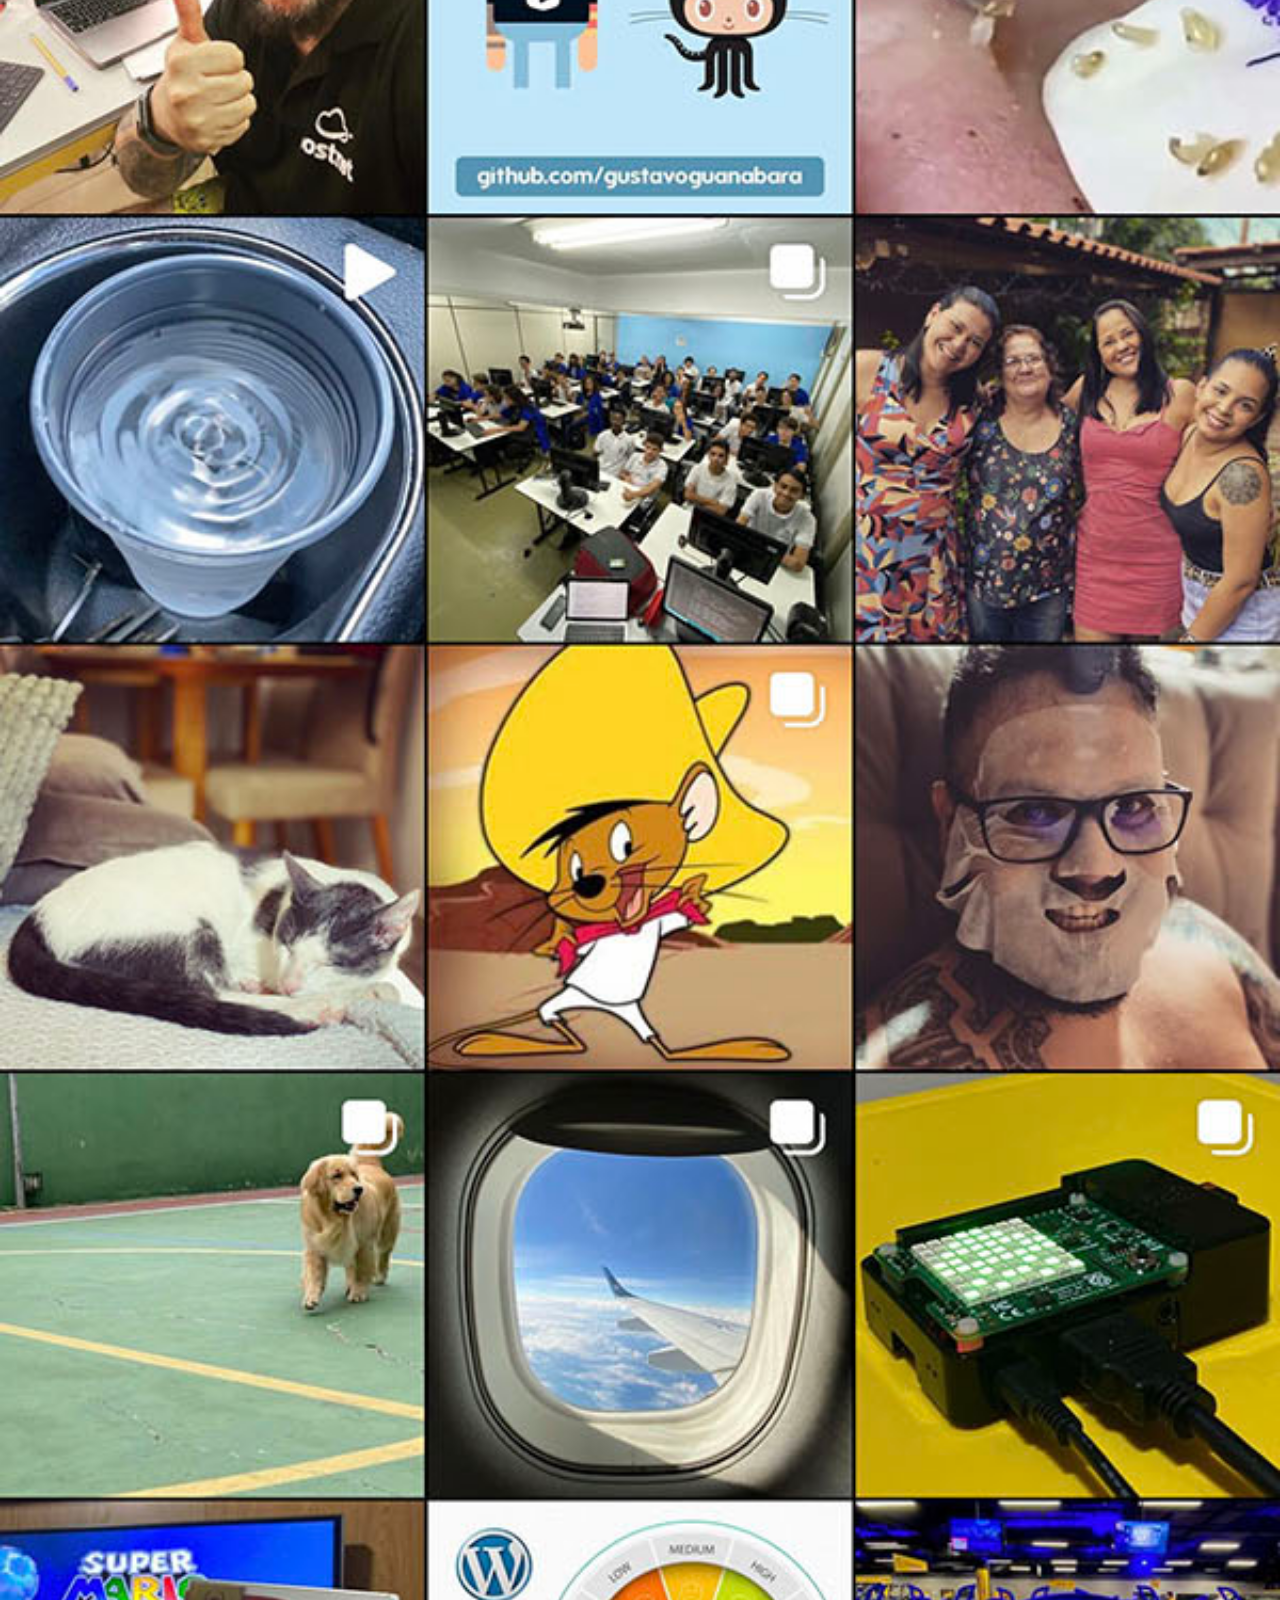
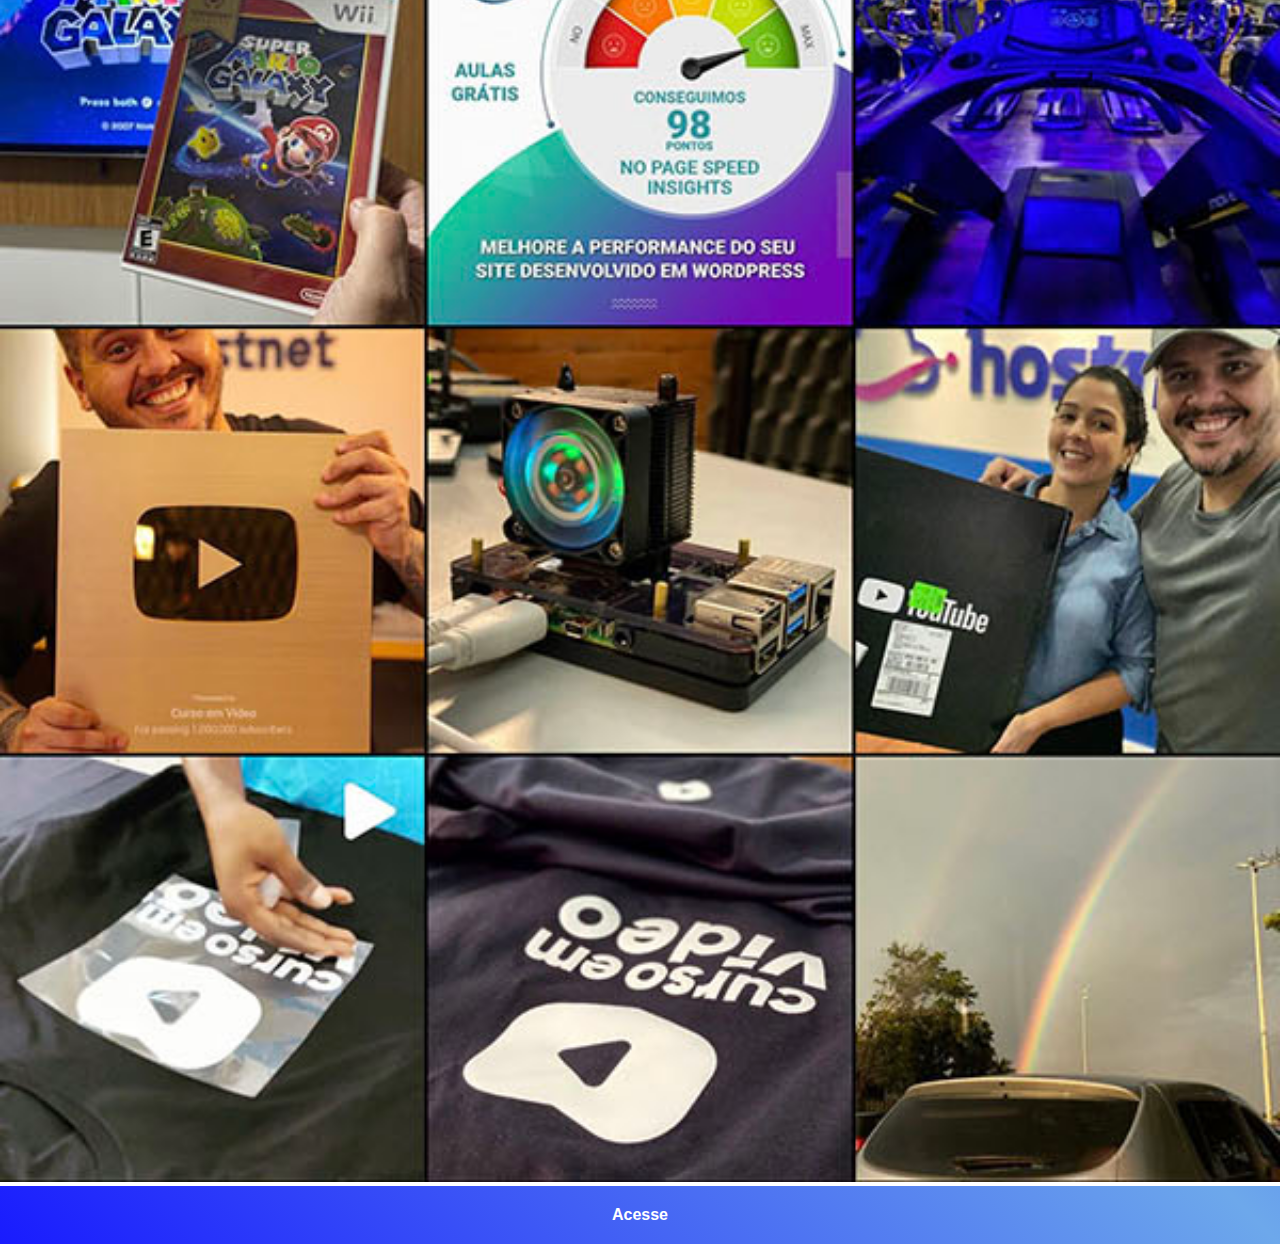
<file: instagram.html>
<!DOCTYPE html>
<html lang="pt-br">
<head>
    <meta charset="UTF-8">
    <meta name="viewport" content="width=device-width, initial-scale=1.0">
    <title>Instagram</title>
    <link rel="stylesheet" href="css/social.css">
</head>
<body>
    <img src="midias/img/tela-instagram.jpg" alt="instagram">
    <a href="https://www.instagram.com/cursoemvideo/?hl=pt" target="_blank">Acesse</a>
</body>
</html>
</file>
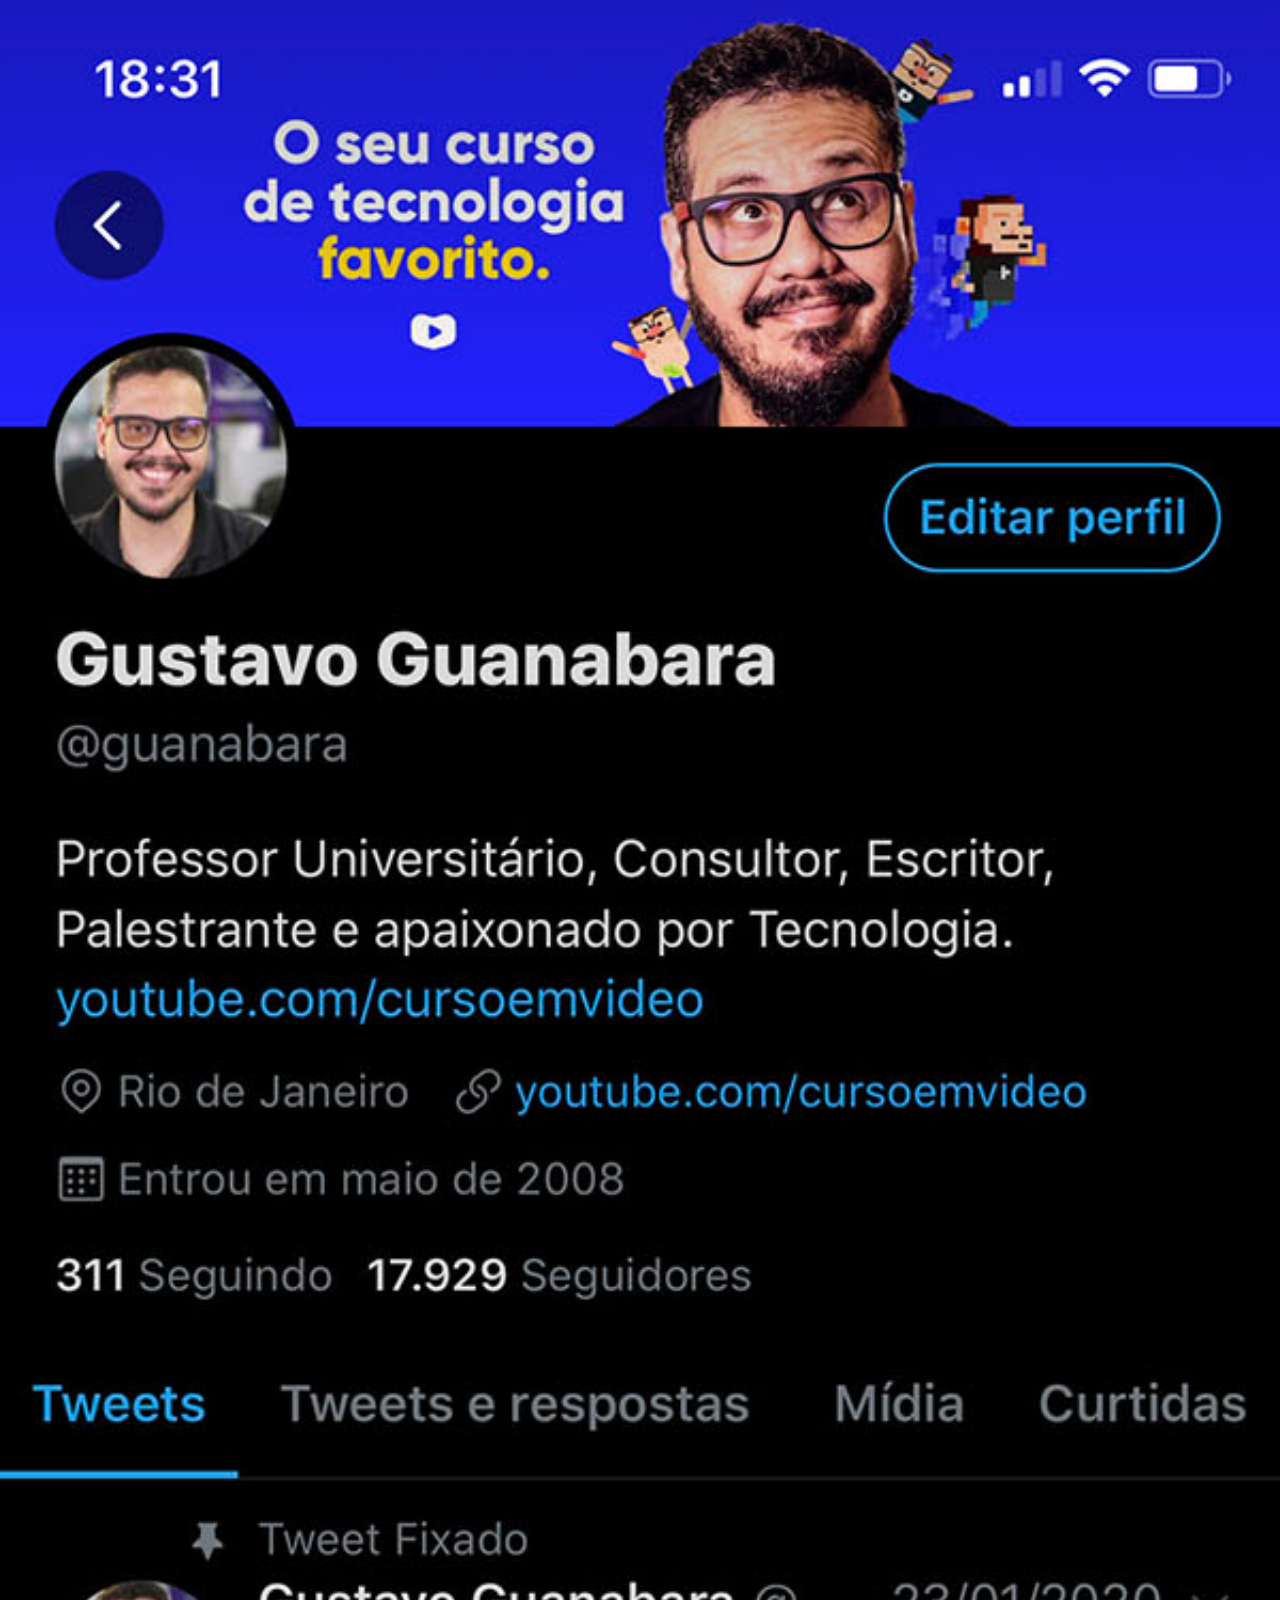
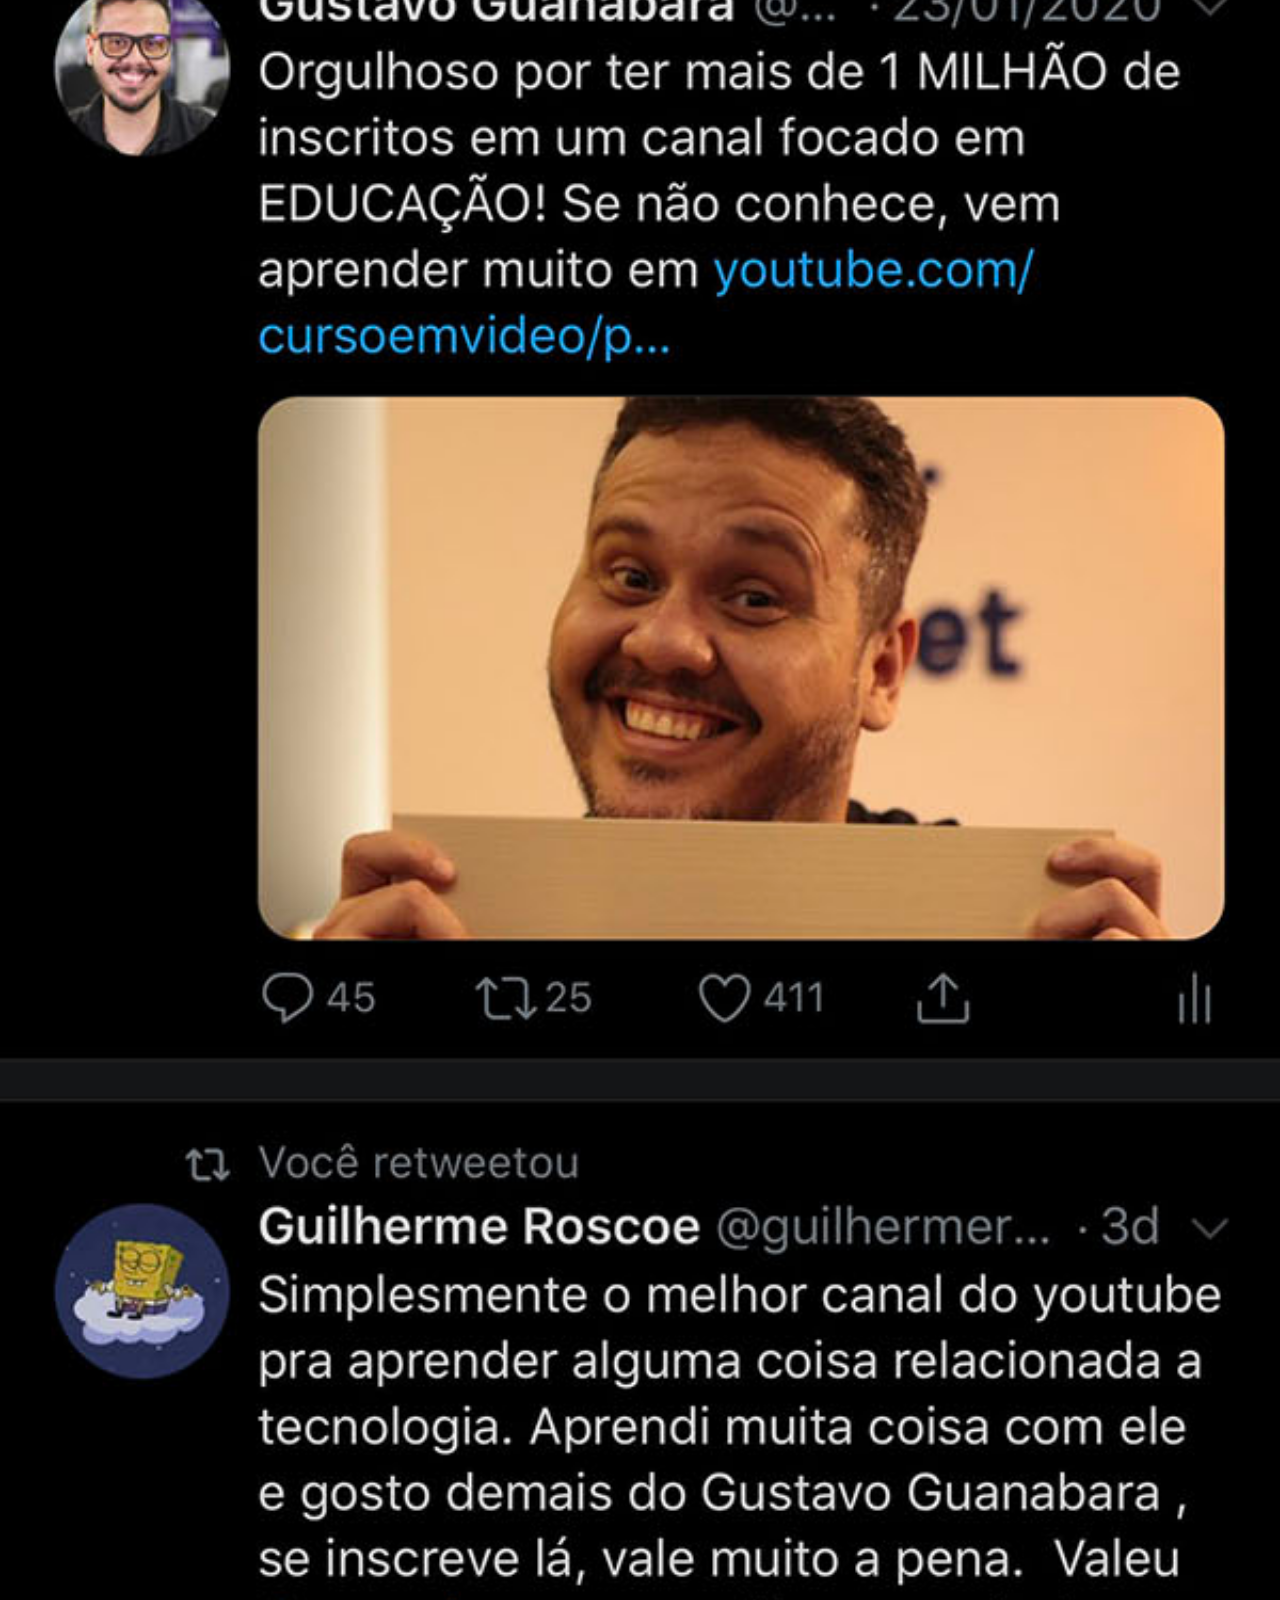
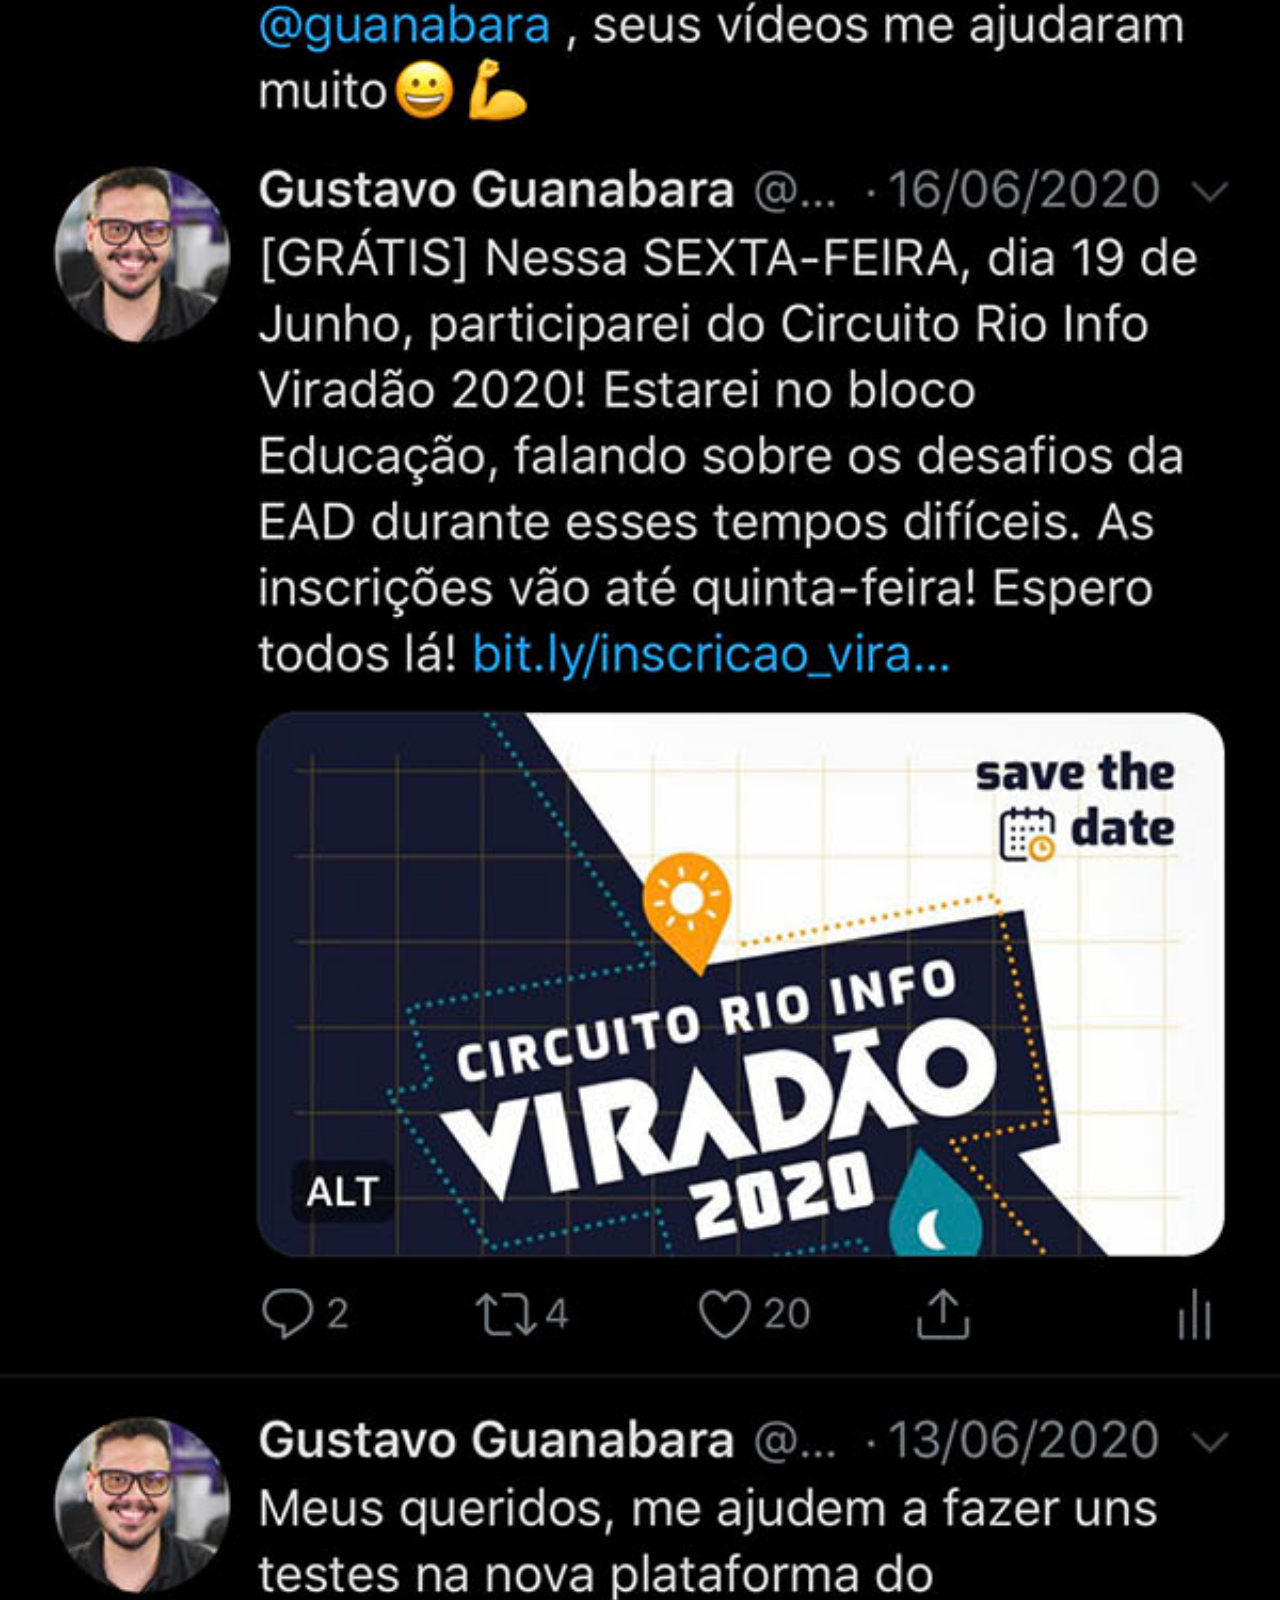
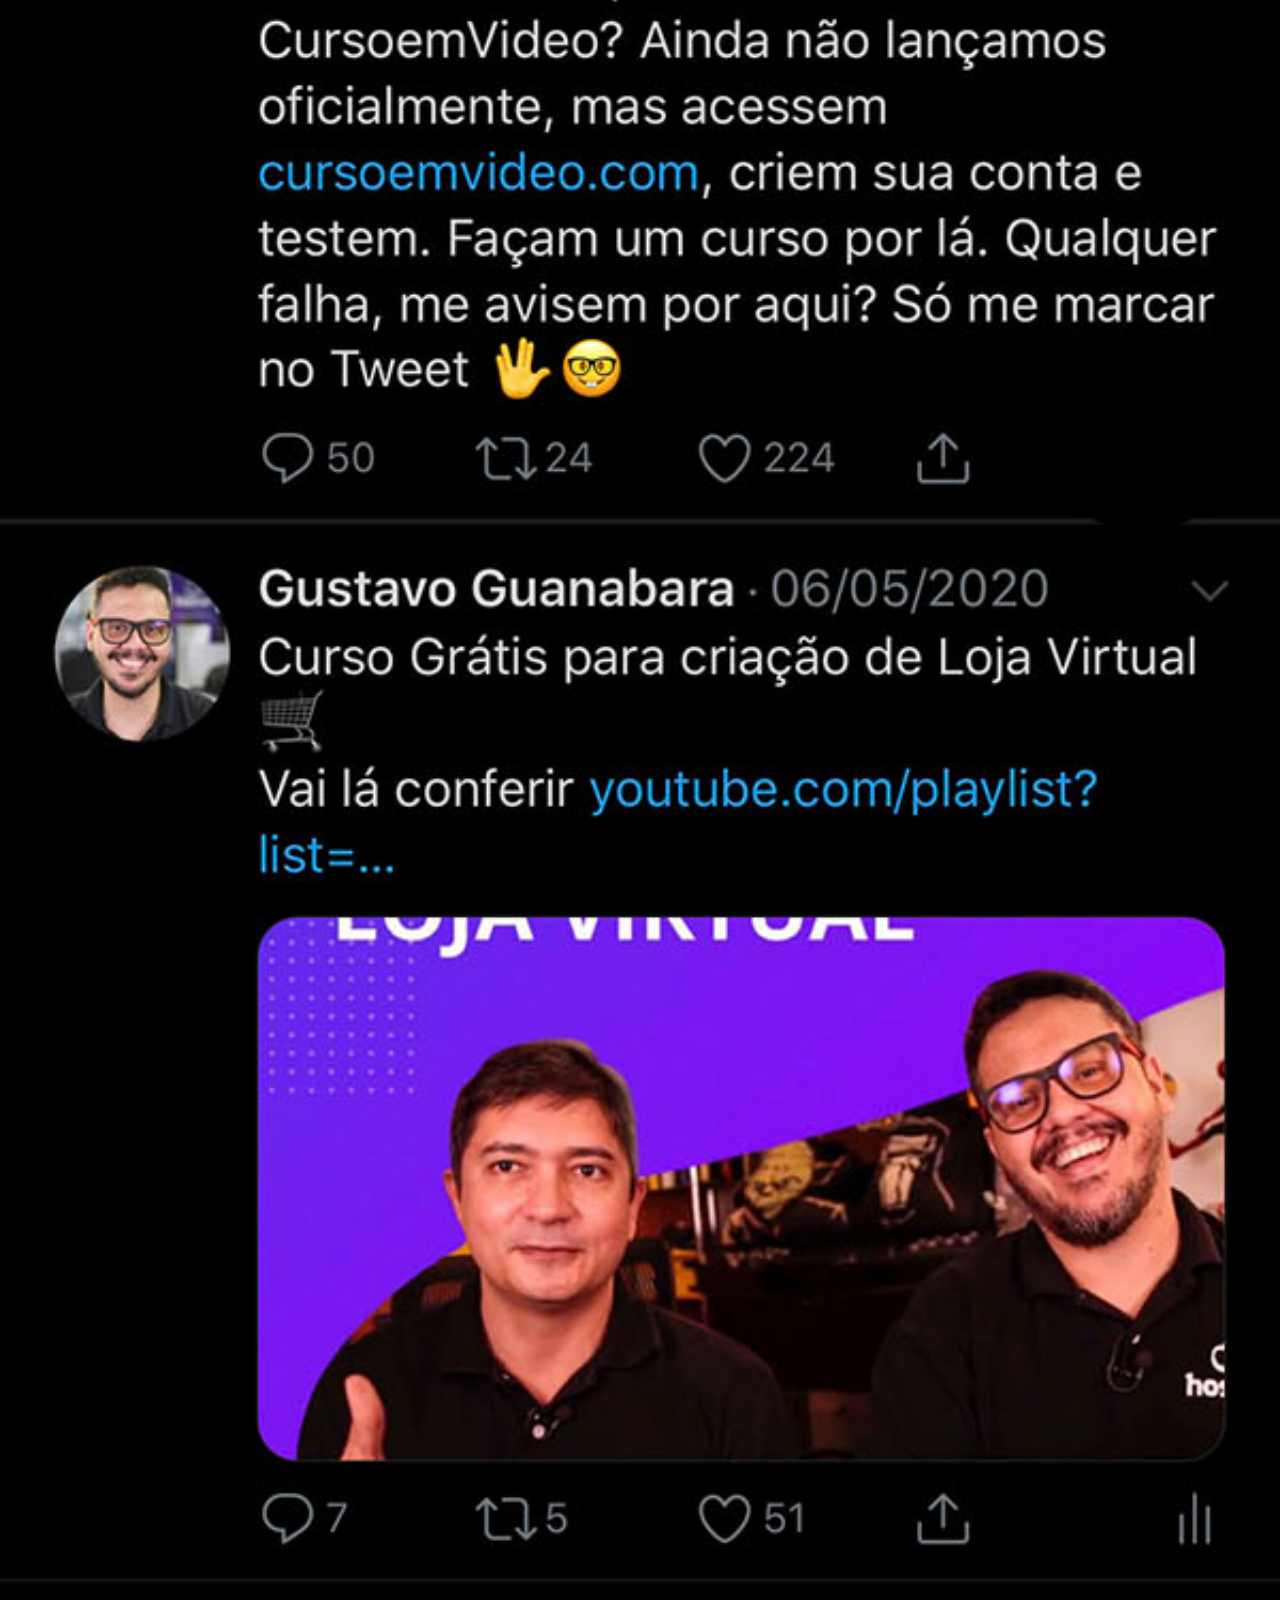
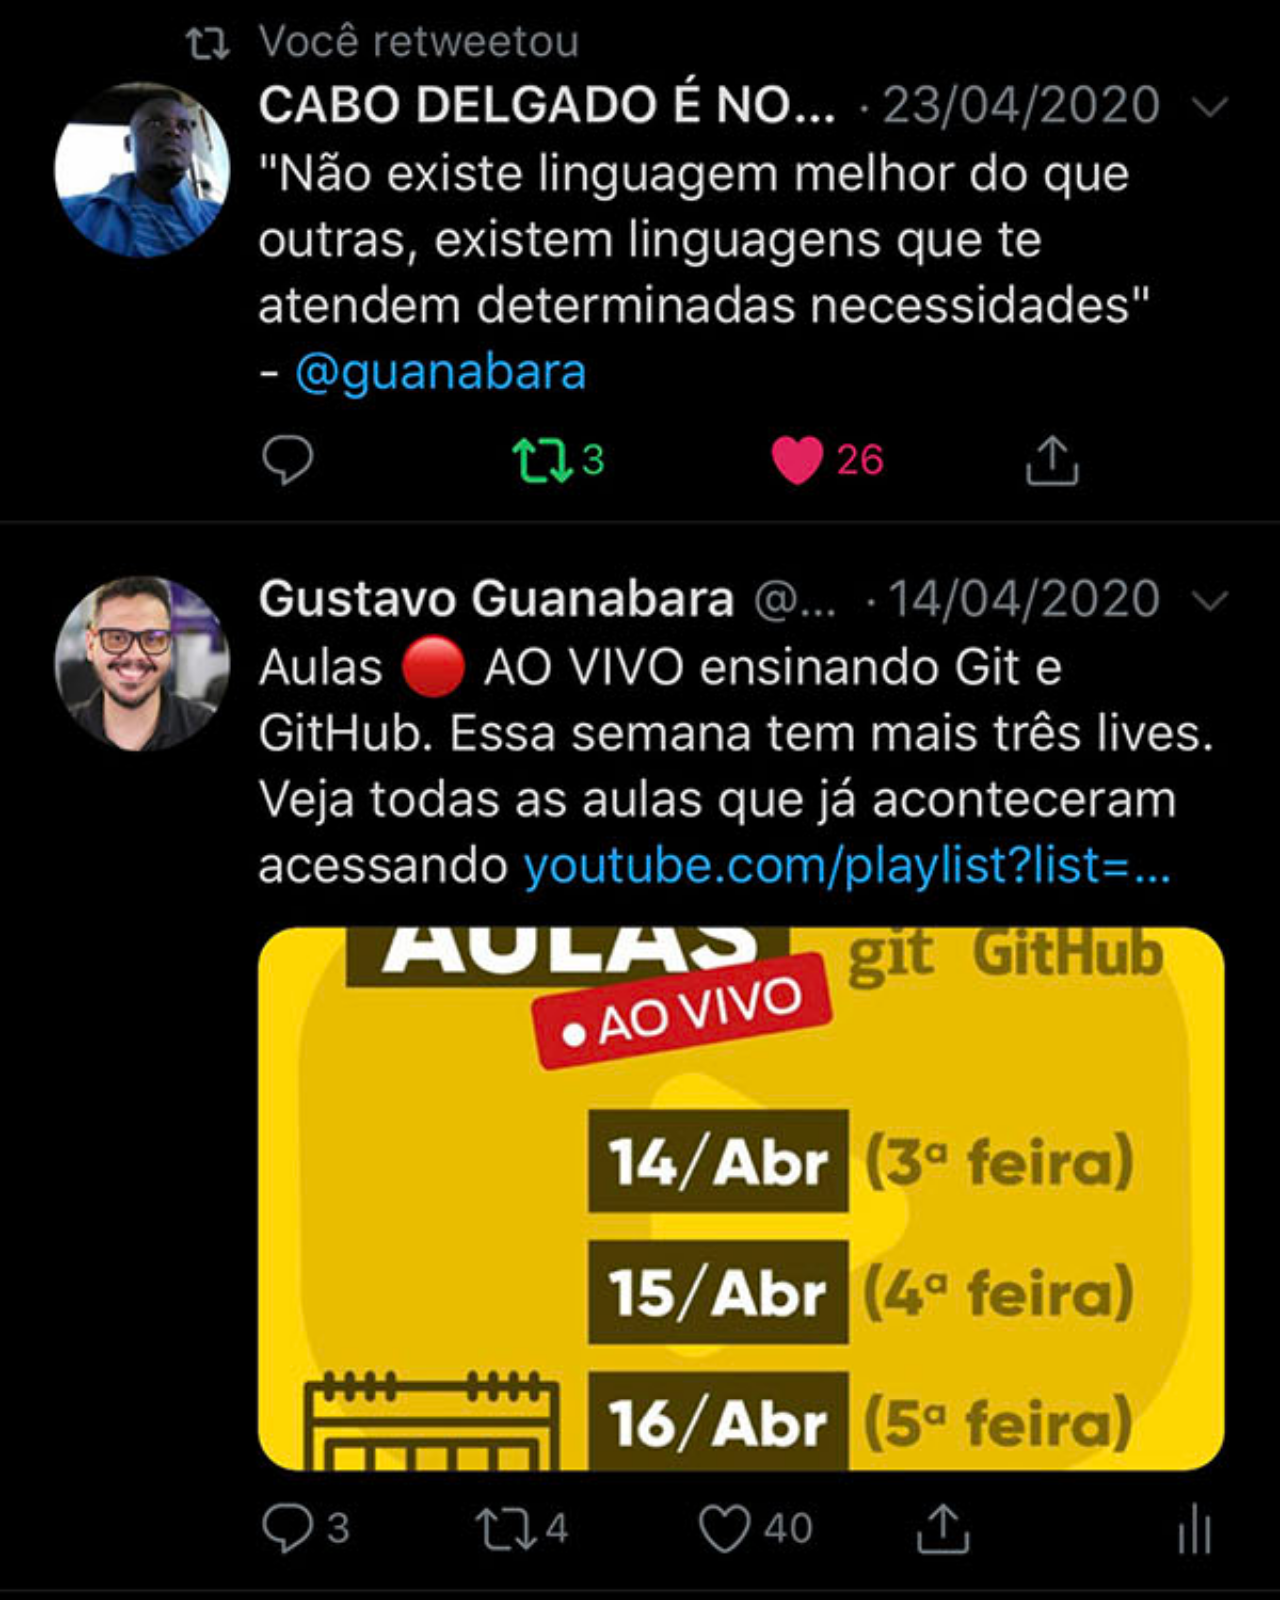
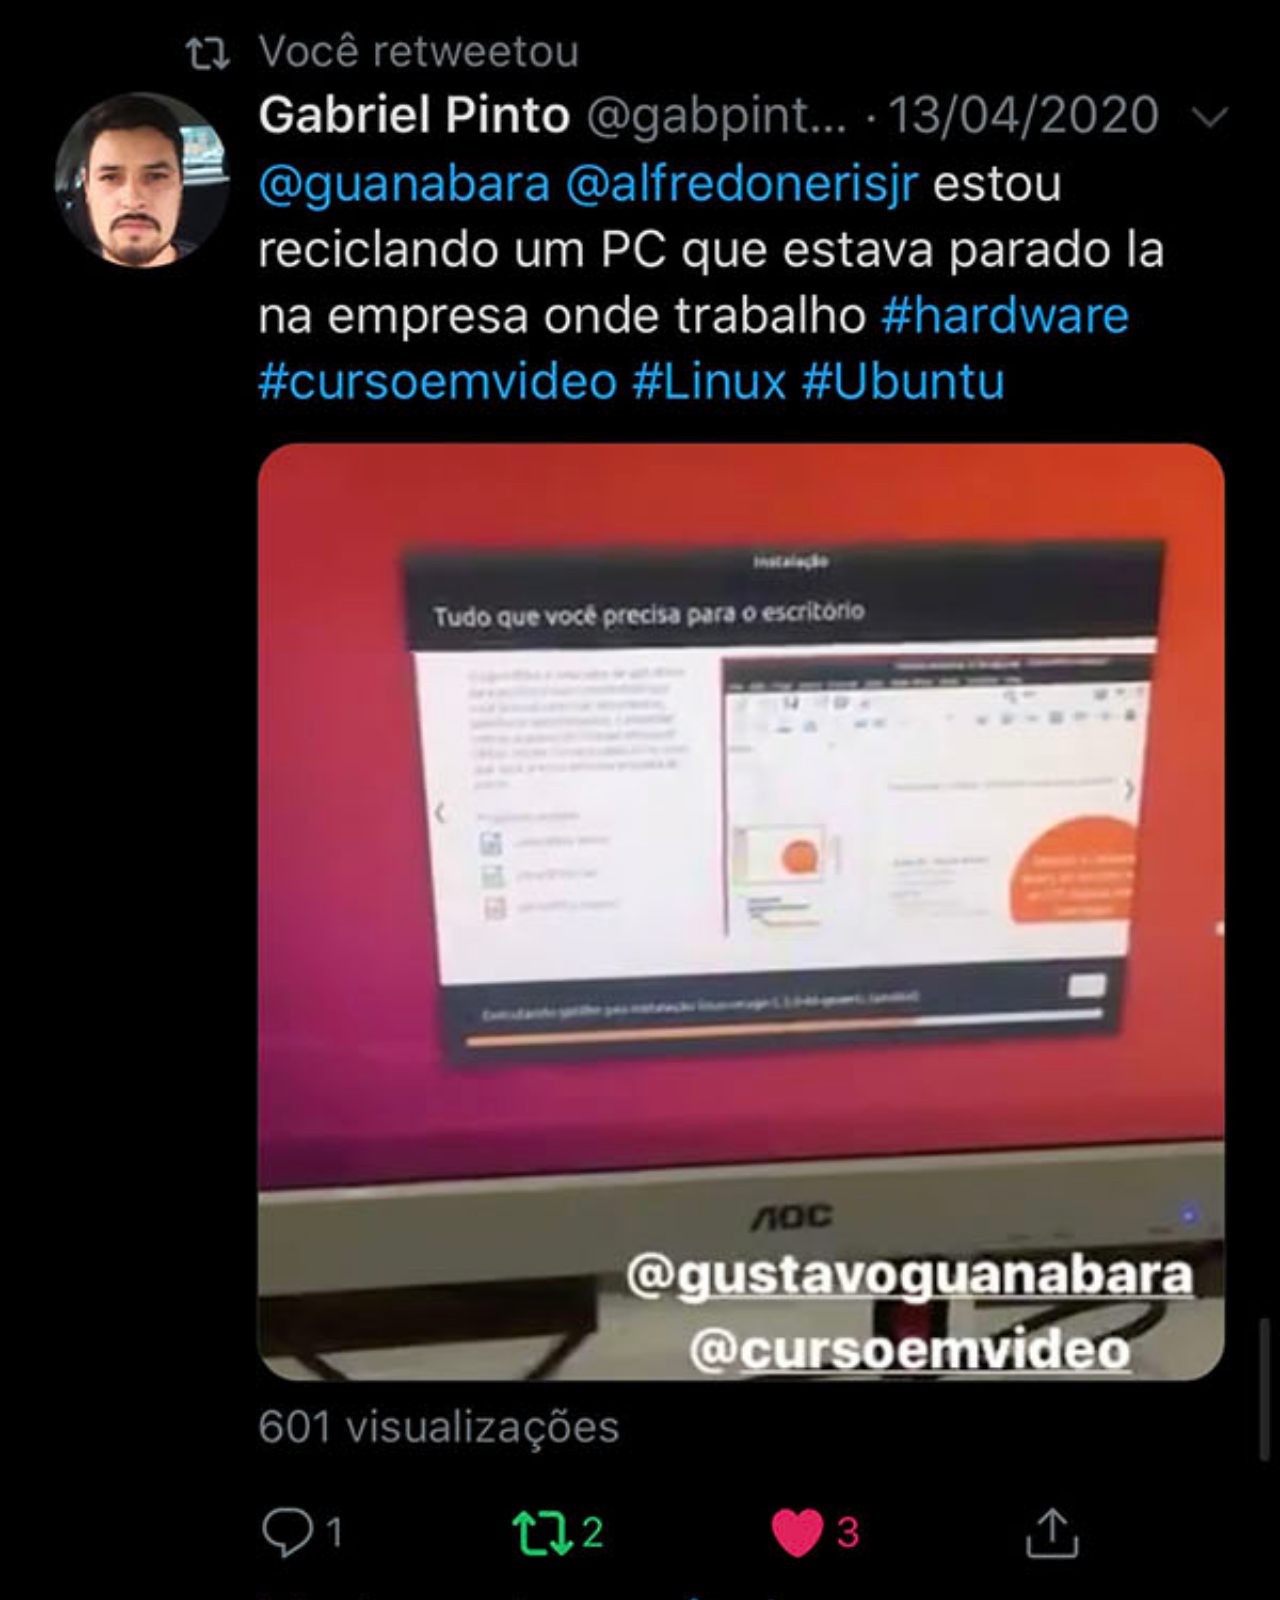
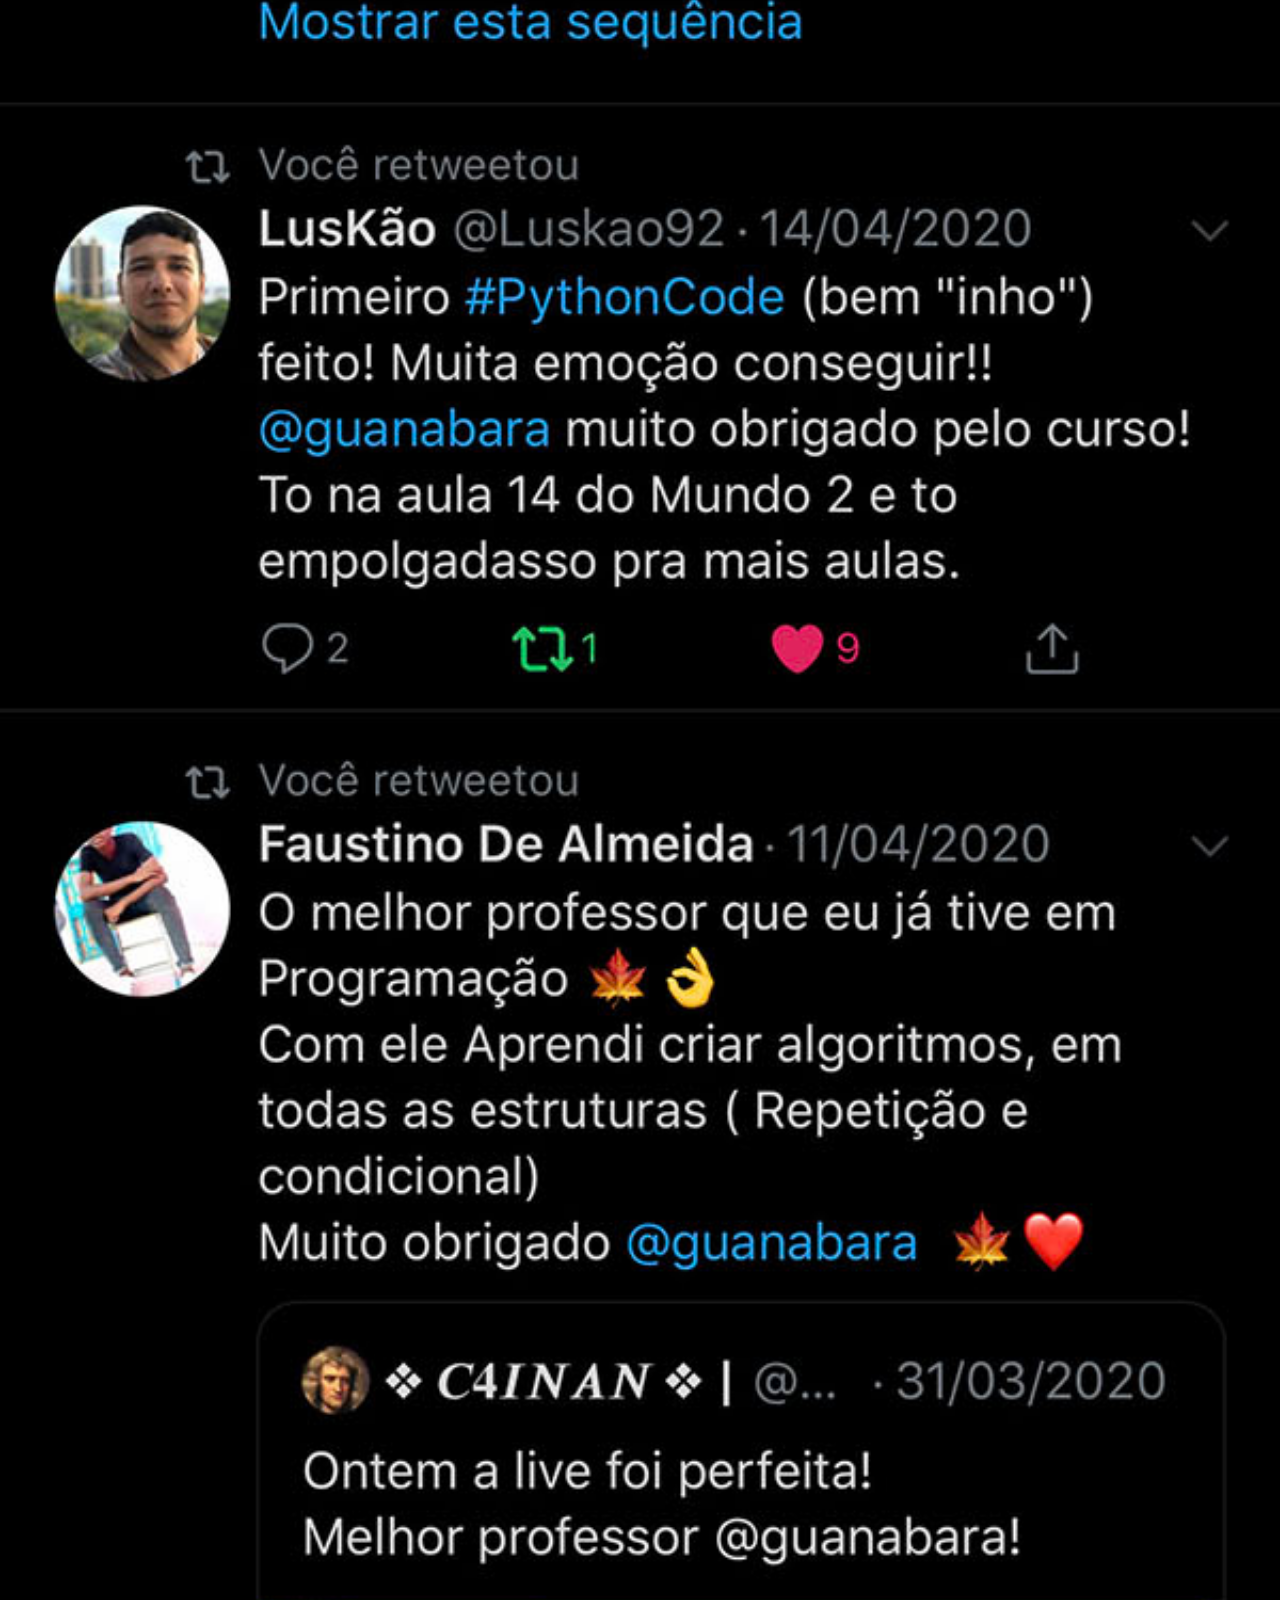
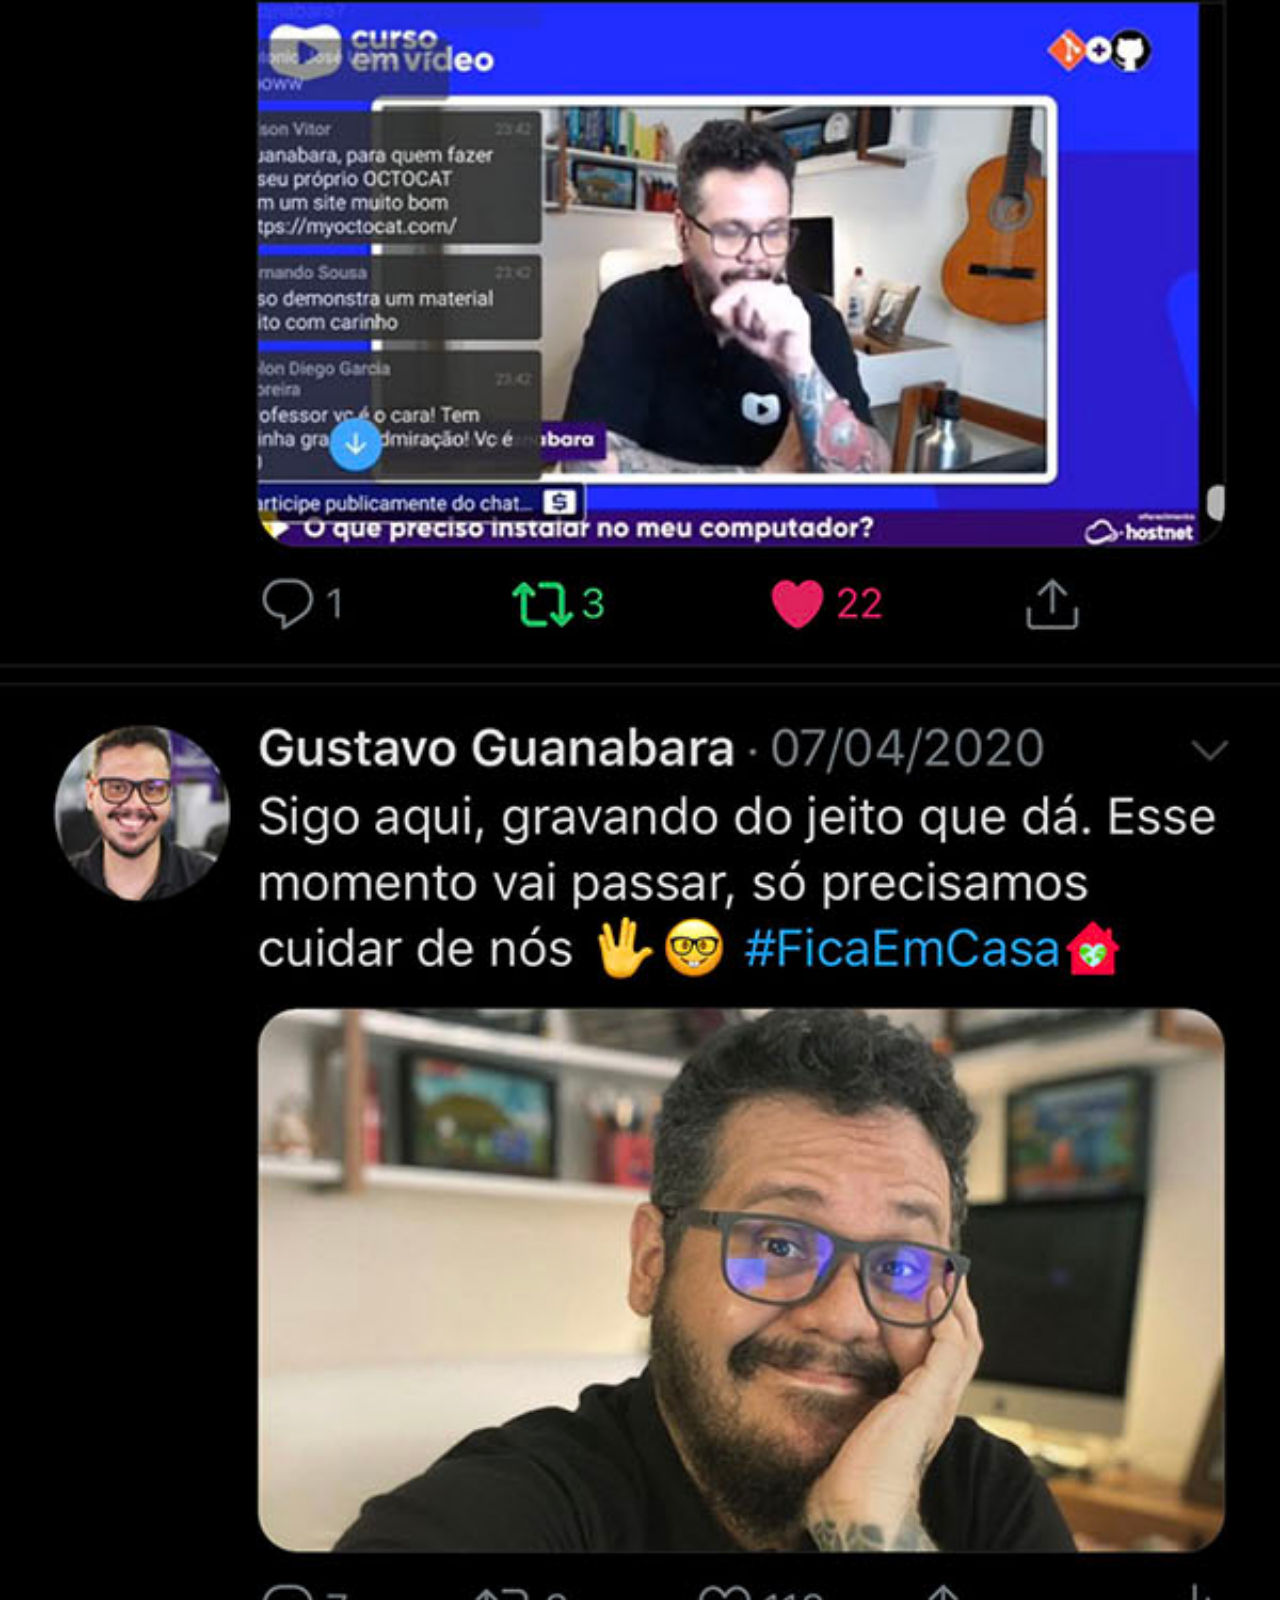
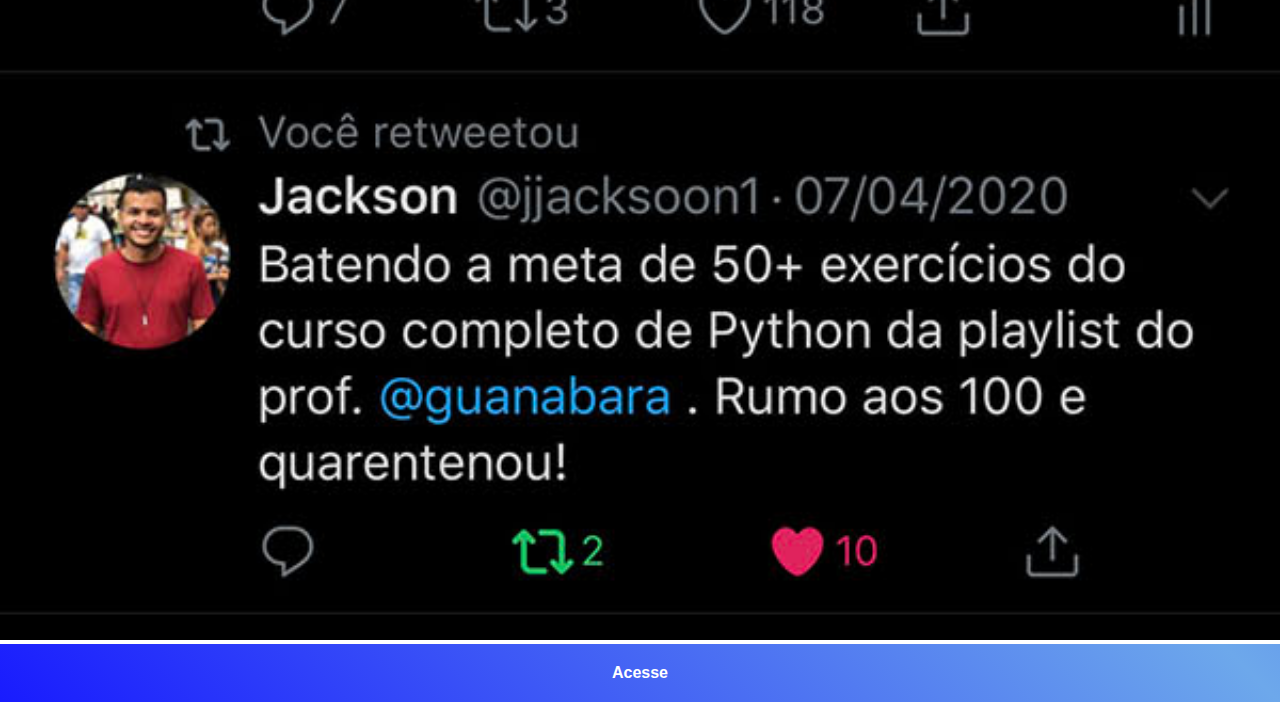
<file: twitter.html>
<!DOCTYPE html>
<html lang="pt-br">
<head>
    <meta charset="UTF-8">
    <meta name="viewport" content="width=device-width, initial-scale=1.0">
    <title>Twitter</title>
    <link rel="stylesheet" href="css/social.css">
</head>
<body>
    <img src="midias/img/tela-twitter.jpg" alt="twitter">
    <a href="https://twitter.com/guanabara" target="_blank">Acesse</a>
</body>
</html>
</file>
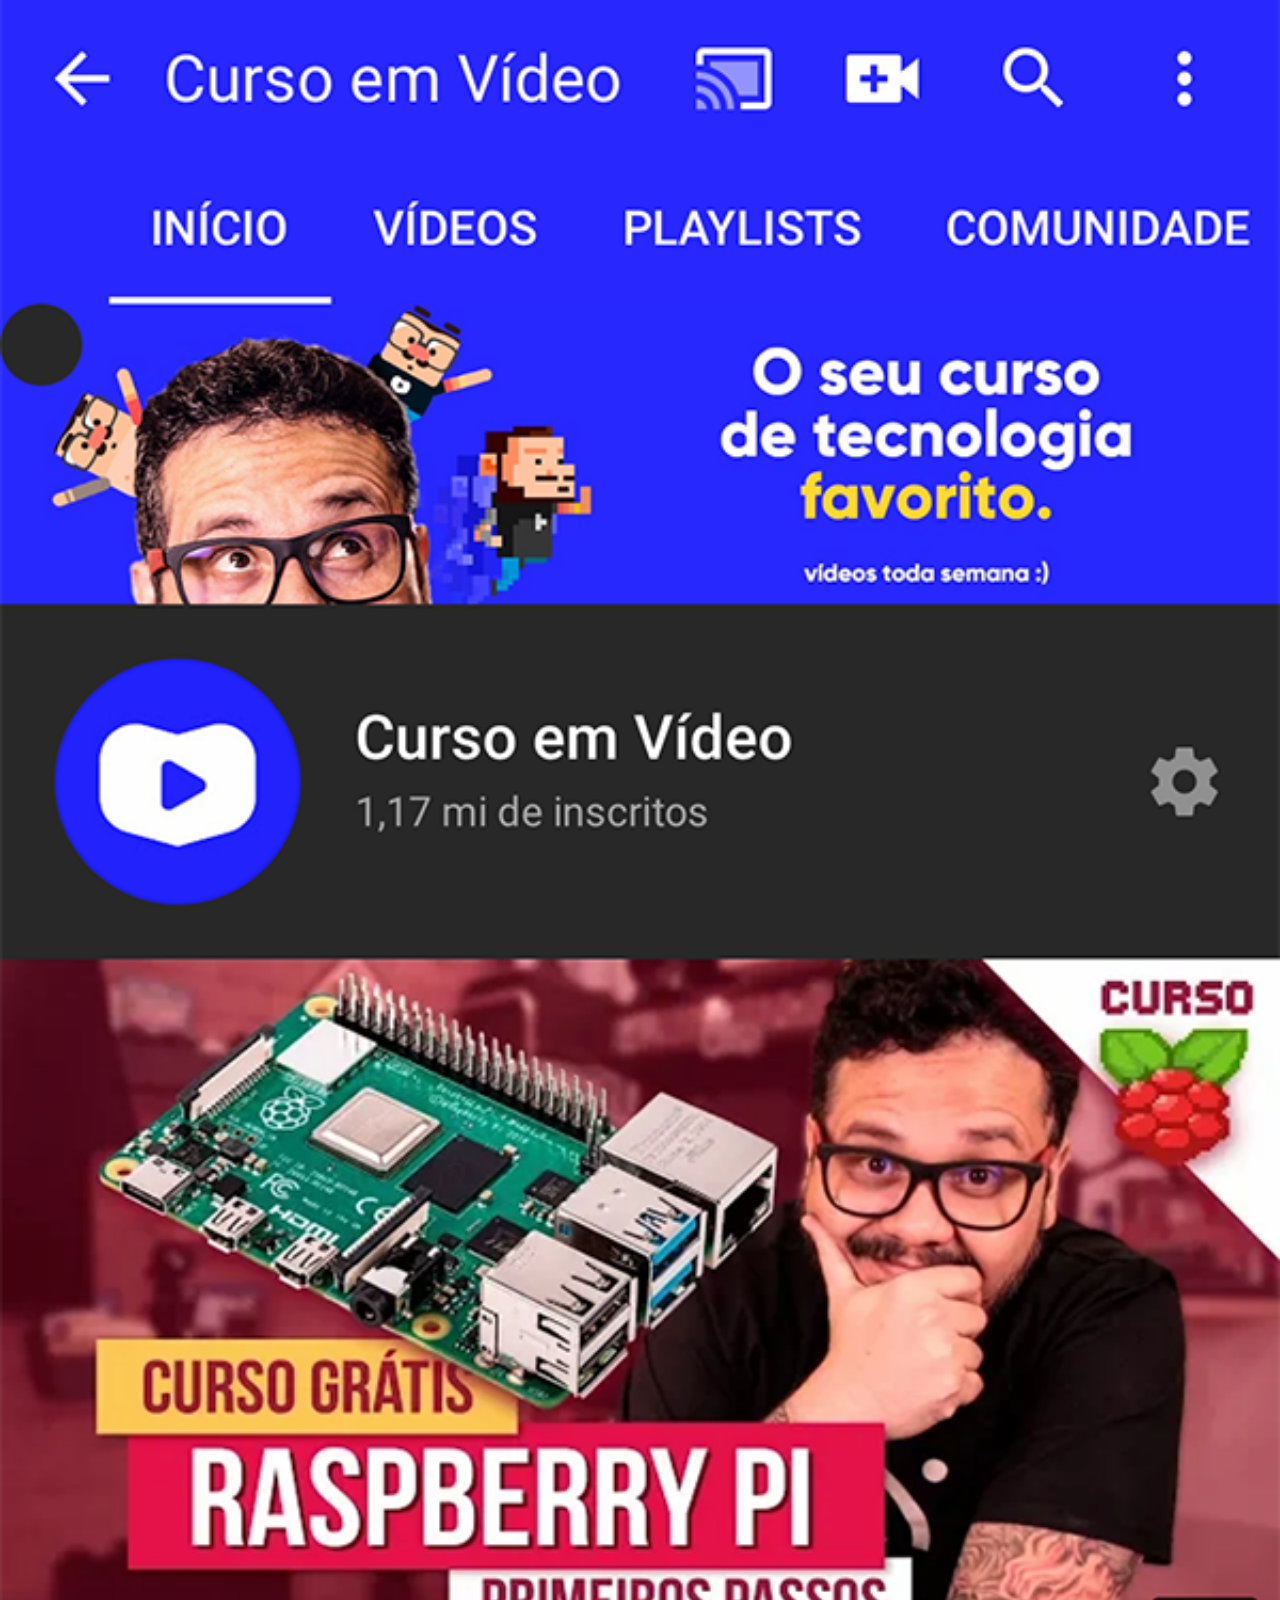
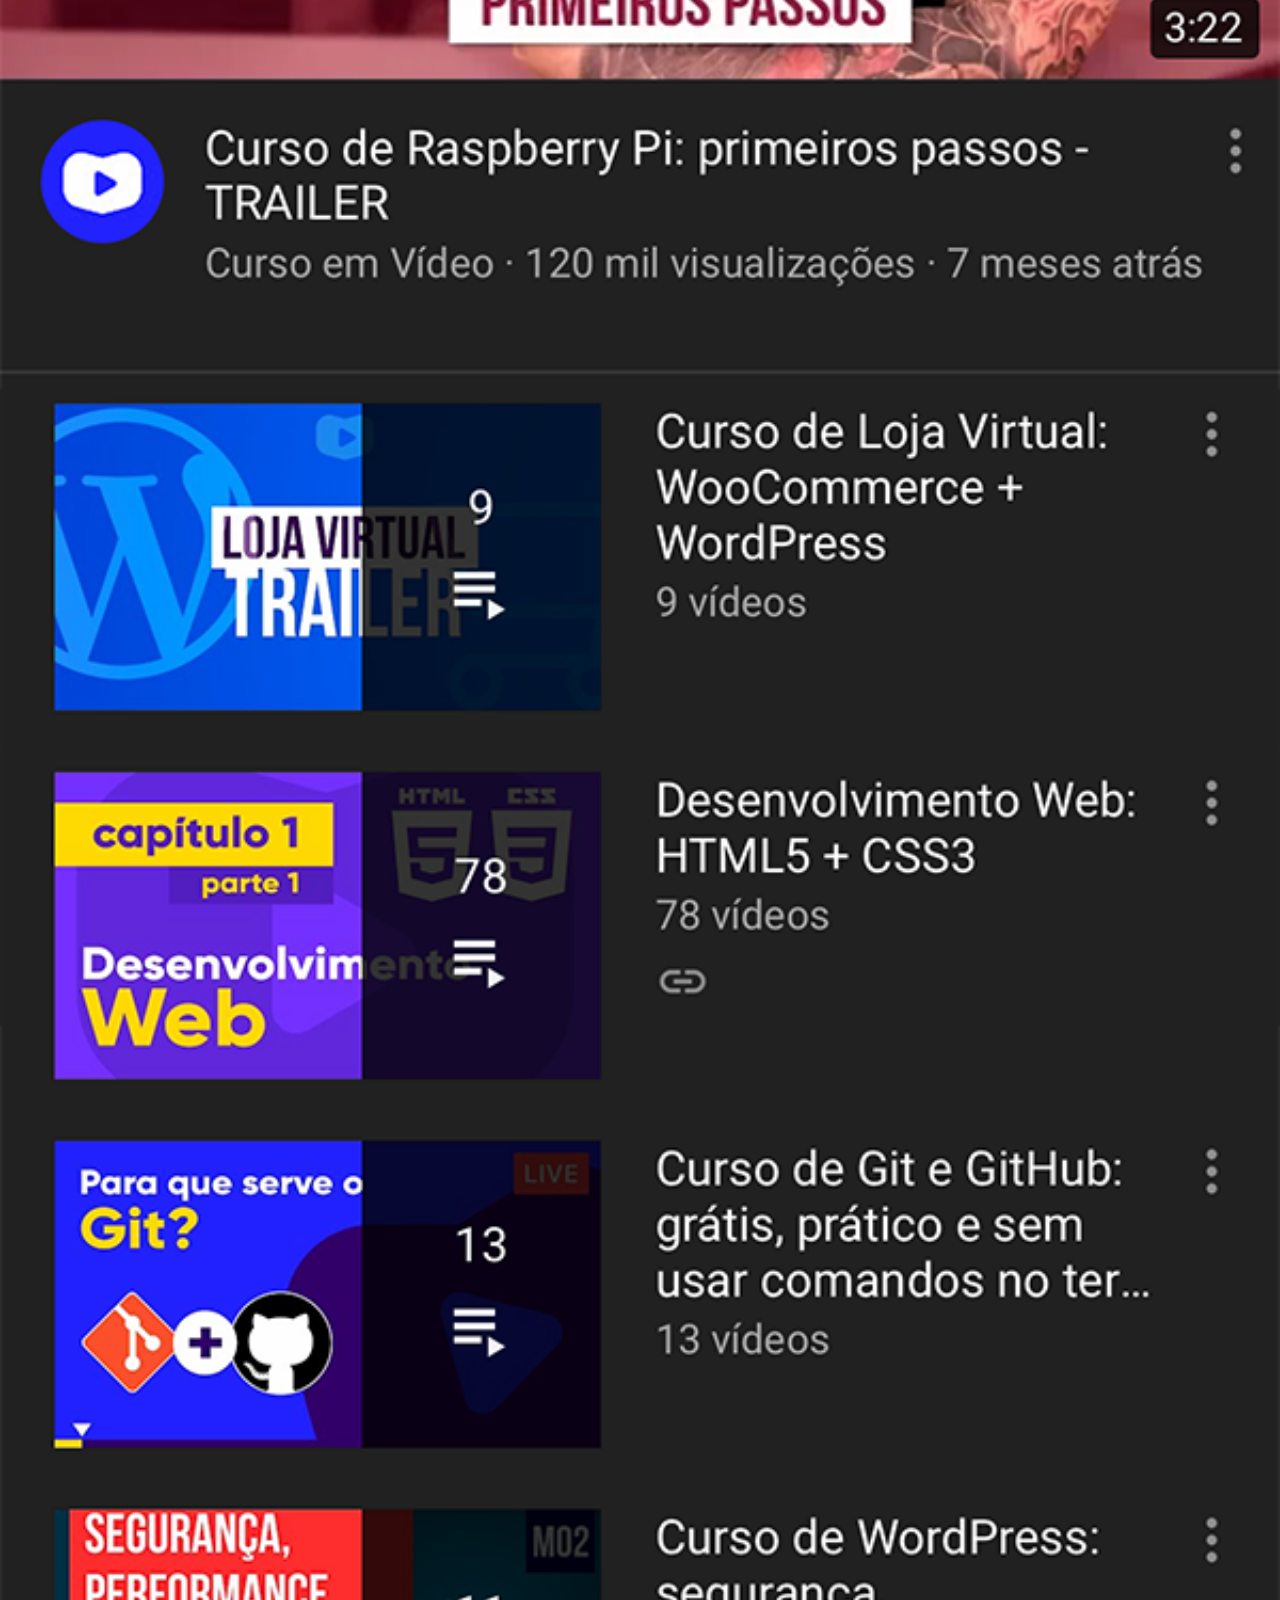
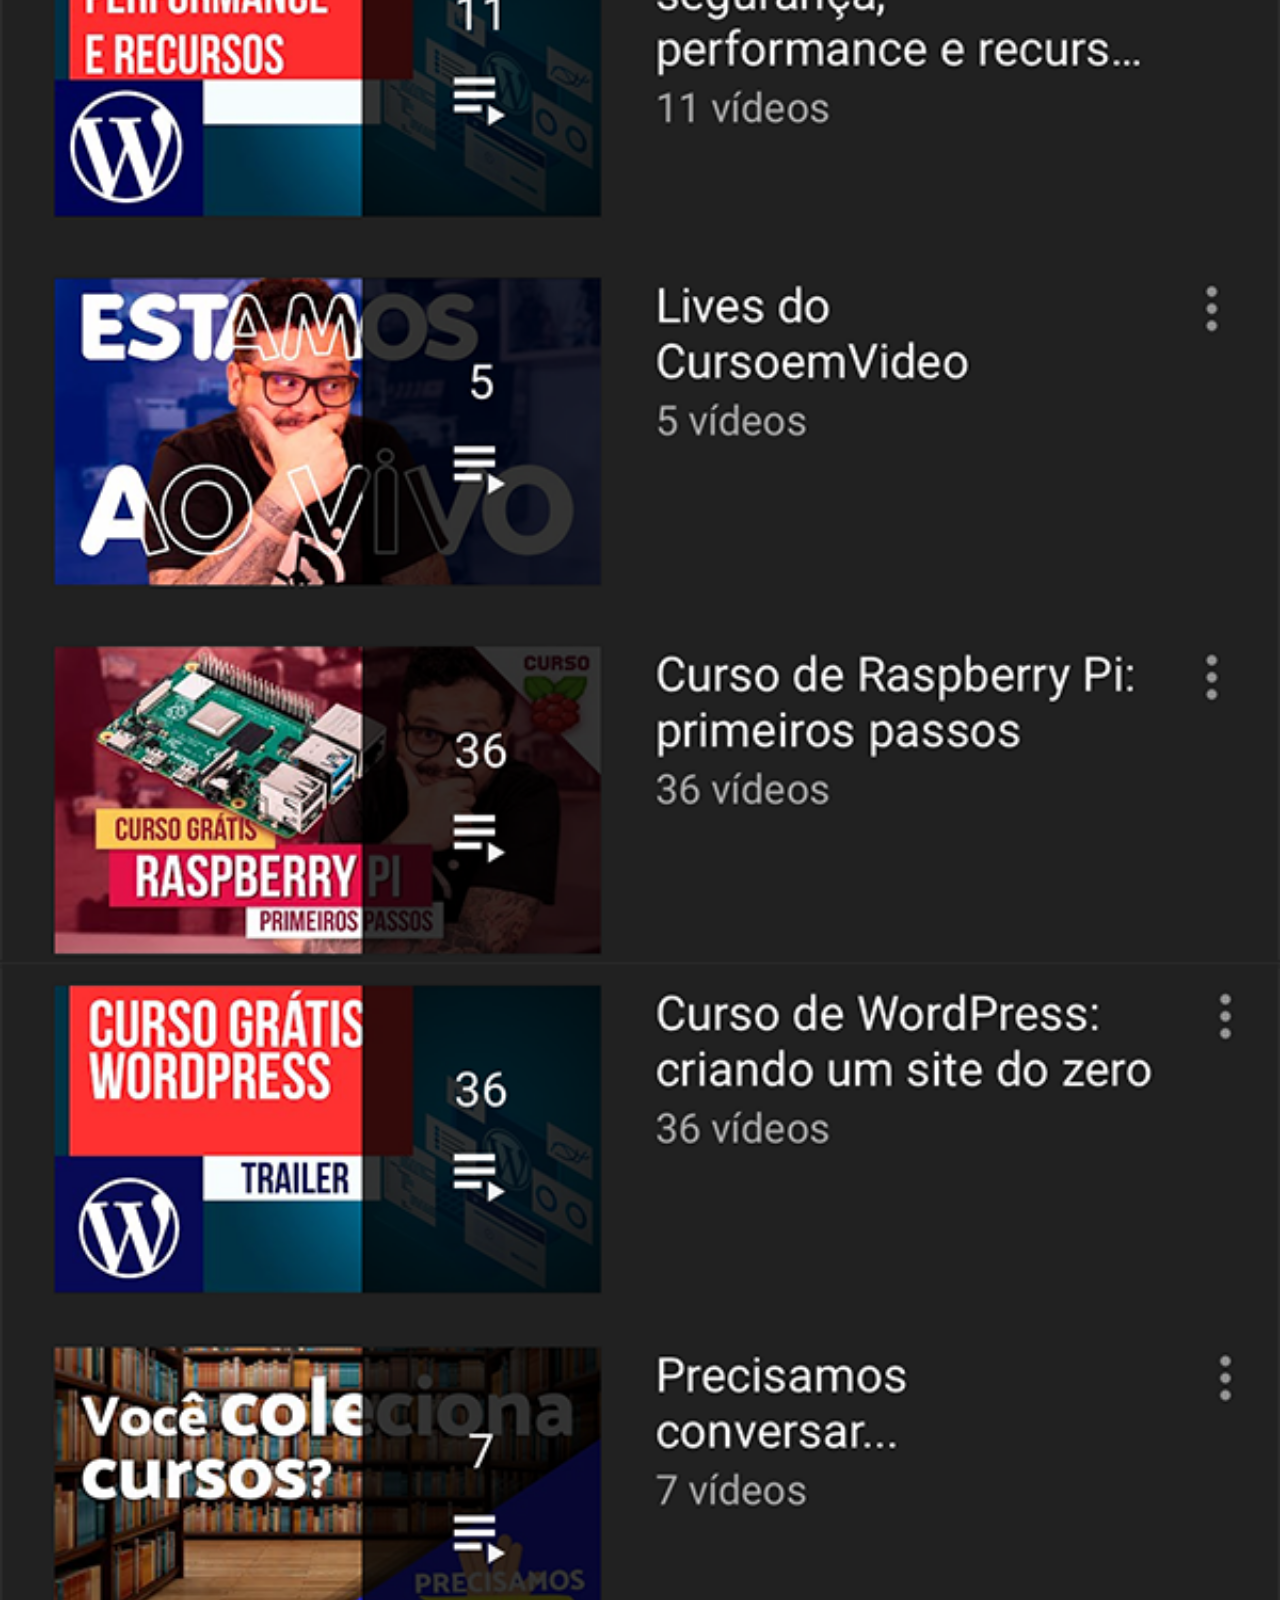
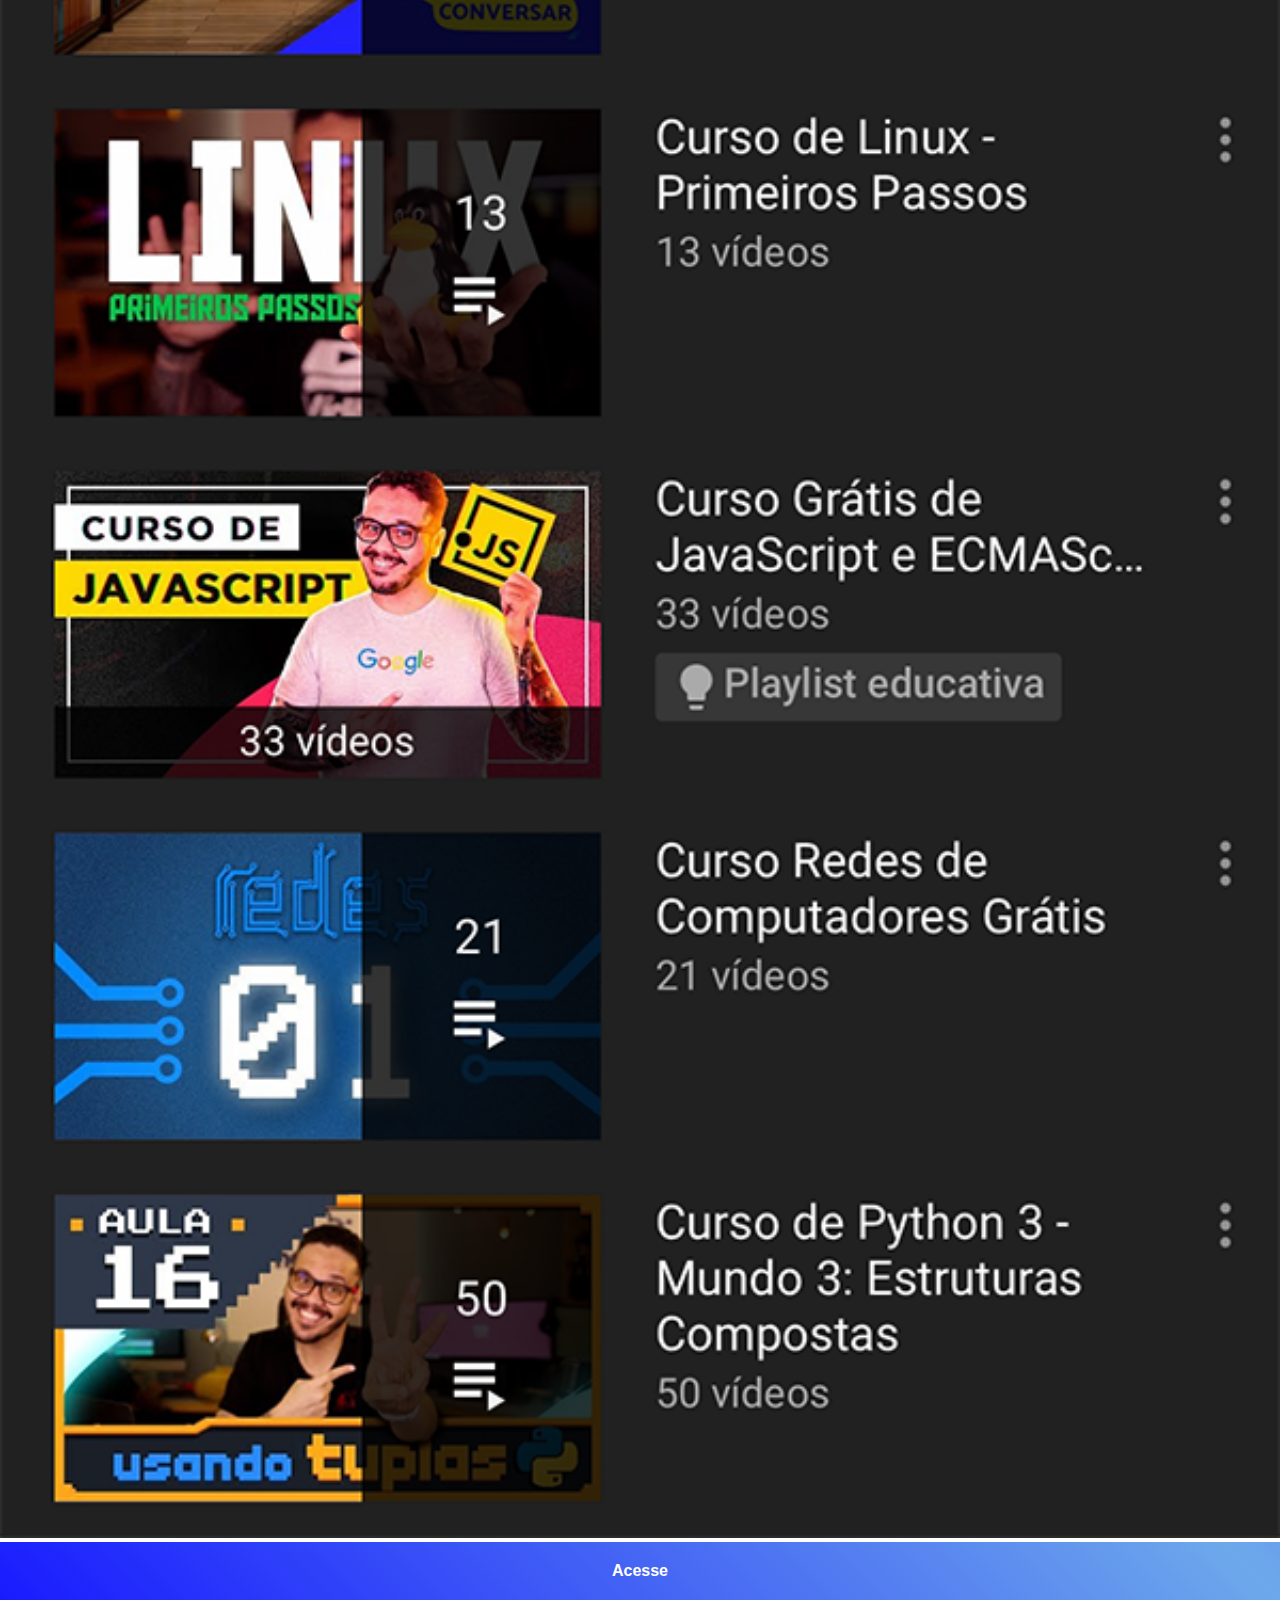
<file: youtube.html>
<!DOCTYPE html>
<html lang="pt-br">
<head>
    <meta charset="UTF-8">
    <meta name="viewport" content="width=device-width, initial-scale=1.0">
    <title>Youtube</title>
    <link rel="stylesheet" href="css/social.css">
</head>
<body>
    <img src="midias/img/tela-youtube.png" alt="youtube">
    <a href="https://www.youtube.com/@CursoemVideo" target="_blank">Acesse</a>
</body>
</html>
</file>
<file: css/estilo.css>
@charset "UTF-8";

*{
    margin: 0;
    padding: 0;
    font-family: Arial, Helvetica, sans-serif;
}

html, body{
    height: 100vh;
    width: 100vw;
    background-color: blueviolet;
}


body{
    background: url(../midias/img/fundo-madeira.jpg) no-repeat top center;
    background-size: cover;
    background-attachment: fixed;
}

main{
    height: 100vh;
    position: relative;    
}


section#telefone{
    position: absolute;
    top: 50%;
    left: 50%;
    transform: translate(-50%,-50%);
    width: 311px;
    height: 627px;
    background: url(../midias/img/frame-iphone.png) no-repeat;


}

iframe#tela{
    position: relative;
    top: 80px;
    left: 22px;
    width: 267px;
    height: 471px;
}

section#redes-sociais{
    text-align: right;
}

section#redes-sociais img{
    width: 50px;
    margin: 10px;
    border-radius: 50%;
    box-shadow: 2px 2px 5px rgba(0, 0, 0, 0.514);
    box-sizing: border-box;
}

section#redes-sociais img:hover{
    border: 2px solid rgba(255, 255, 255, 0.459);
    transform: translate(-3px, -3px);
    box-shadow: 5px 5px 10px rgba(0, 0, 0, 0.459);
    transition: transform 0.5s, border 0.2s;

}
</file>
<file: css/social.css>
*{
    margin: 0;
    padding: 0;
    font-family: Arial, Helvetica, sans-serif;
}

::-webkit-scrollbar{
    width: 0px;
    height: 0px;
}

img{
    width: 100vw;

}

a{
   display: block;
   background-size: 200% 200%;
   background-image: linear-gradient(45deg, rgba(0, 0, 255, 0.918), rgb(109, 168, 235), rgba(0, 0, 255, 0.918));
   transition: 1.0s ease-in-out;
   padding: 20px;
   text-align: center;
   font-weight: bolder;
   text-decoration: none;
   color: white;
   
}

a:hover{
    background-position: right bottom;
}
</file>
